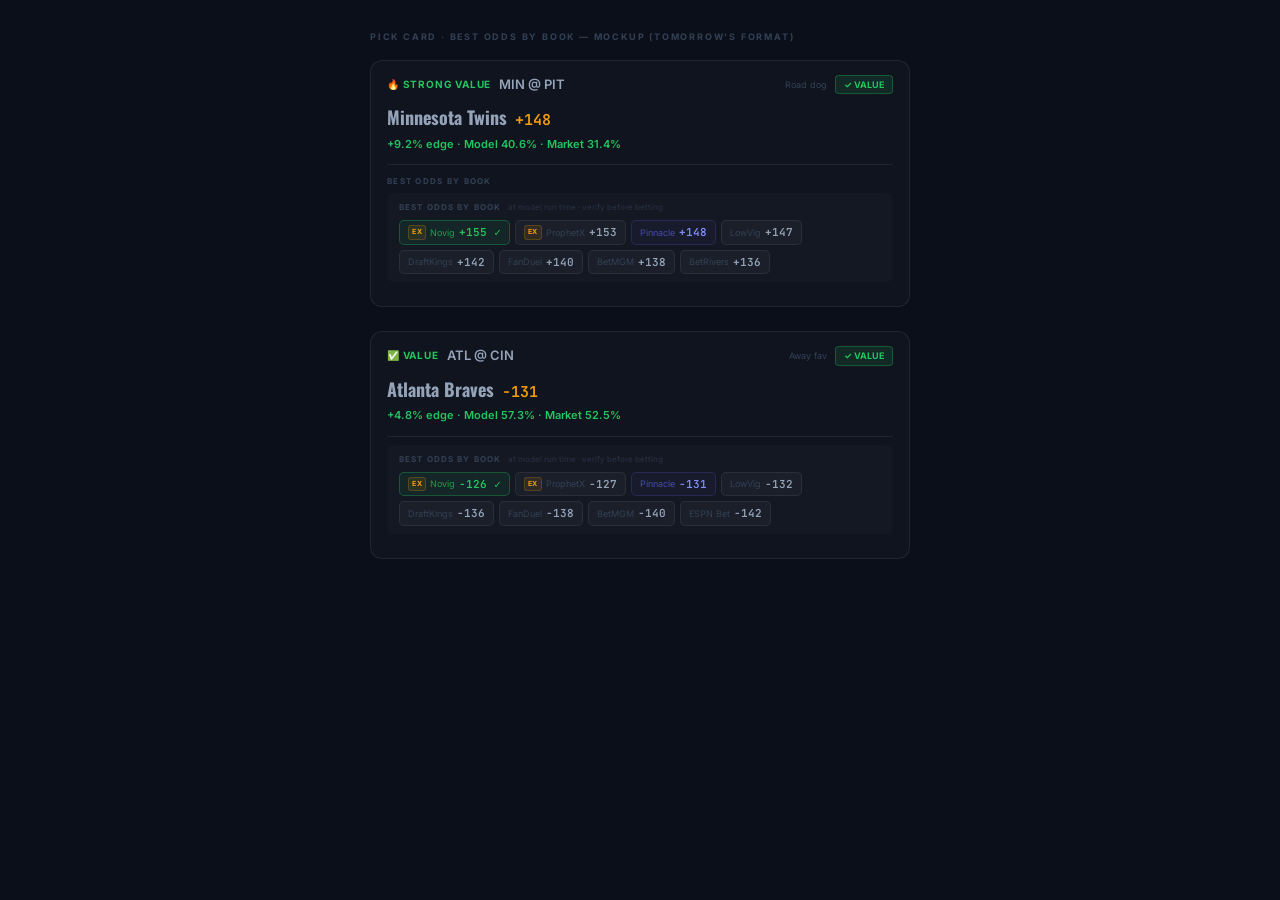
<file: mockup-book-odds.html>
<!DOCTYPE html>
<html lang="en">
<head>
<meta charset="UTF-8">
<meta name="viewport" content="width=device-width, initial-scale=1.0">
<title>Book Odds Mockup</title>
<link rel="stylesheet" href="style.css">
<style>
body { padding: 30px; max-width: 600px; margin: 0 auto; }
.section-label {
  font-size: 9px; font-weight: 700; letter-spacing: 0.2em;
  text-transform: uppercase; color: var(--text-4);
  margin: 0 0 16px;
}
.pick-card { margin-bottom: 32px; }

/* ── Book odds comparison table ── */
.book-odds-table {
  margin: -2px 0 10px; padding: 8px 12px;
  background: rgba(255,255,255,0.015); border-radius: 6px;
}
.bot-label {
  font-size: 8px; font-weight: 700; letter-spacing: 0.14em;
  text-transform: uppercase; color: var(--text-4); margin-bottom: 7px;
}
.bot-note { font-weight: 400; letter-spacing: 0; text-transform: none; opacity: 0.65; margin-left: 4px; }
.bot-chips { display: flex; flex-wrap: wrap; gap: 5px; }
.boc-chip {
  display: inline-flex; align-items: center; gap: 4px;
  padding: 3px 8px; border-radius: 5px; text-decoration: none;
  border: 1px solid var(--border); background: rgba(255,255,255,0.03);
  transition: border-color 0.15s, background 0.15s;
}
.boc-chip:hover { background: rgba(255,255,255,0.06); border-color: rgba(255,255,255,0.15); }
.boc-best {
  background: rgba(34,197,94,0.08);
  border-color: rgba(34,197,94,0.3);
}
.boc-pinn {
  border-color: rgba(99,102,241,0.2);
  background: rgba(99,102,241,0.04);
}
.boc-name { font-size: 9px; color: var(--text-4); }
.boc-odds { font-family: 'JetBrains Mono', monospace; font-size: 11px; font-weight: 600; color: var(--text-2); }
.boc-best .boc-name { color: rgba(34,197,94,0.75); }
.boc-best .boc-odds { color: var(--green); }
.boc-pinn .boc-name { color: rgba(99,102,241,0.65); }
.boc-pinn .boc-odds { color: var(--indigo-lt); }
.boc-ex {
  font-size: 7px; font-weight: 700; letter-spacing: 0.08em;
  color: var(--amber); background: rgba(245,158,11,0.1);
  border: 1px solid rgba(245,158,11,0.2); border-radius: 3px;
  padding: 1px 3px; flex-shrink: 0;
}

/* Minimal pick card chrome to give context */
.mock-card {
  background: var(--bg-card); border: 1px solid var(--border);
  border-radius: 12px; overflow: hidden; padding: 14px 16px;
}
.mock-header {
  display: flex; align-items: center; gap: 8px; margin-bottom: 10px;
}
.mock-tier { font-size: 10px; font-weight: 700; color: var(--green); letter-spacing: 0.08em; }
.mock-matchup { font-size: 13px; font-weight: 600; color: var(--text-2); flex: 1; }
.mock-badge {
  font-size: 9px; font-weight: 700; padding: 2px 8px; border-radius: 4px;
  background: rgba(34,197,94,0.12); color: var(--green);
  border: 1px solid rgba(34,197,94,0.3);
}
.mock-pick-line {
  display: flex; align-items: baseline; gap: 8px; margin-bottom: 4px;
}
.mock-pick-name { font-family: 'Oswald', sans-serif; font-size: 18px; font-weight: 700; color: var(--text-2); }
.mock-pick-odds { font-family: 'JetBrains Mono', monospace; font-size: 15px; font-weight: 600; color: var(--amber); }
.mock-edge { font-size: 11px; color: var(--green); font-weight: 600; margin-bottom: 12px; }
.mock-divider { height: 1px; background: var(--border); margin: 10px 0; }
.mock-section-lbl {
  font-size: 8px; font-weight: 700; letter-spacing: 0.16em;
  text-transform: uppercase; color: var(--text-4); margin-bottom: 8px;
}
</style>
</head>
<body>

<div class="section-label">Pick Card · Best Odds by Book — Mockup (tomorrow's format)</div>

<!-- ── Example 1: Strong value pick, exchanges as best price ── -->
<div class="mock-card pick-card" style="margin-bottom:24px">
  <div class="mock-header">
    <span class="mock-tier">🔥 STRONG VALUE</span>
    <span class="mock-matchup">MIN @ PIT</span>
    <span style="font-size:9px;color:var(--text-4)">Road dog</span>
    <span class="mock-badge">✓ VALUE</span>
  </div>
  <div class="mock-pick-line">
    <span class="mock-pick-name">Minnesota Twins</span>
    <span class="mock-pick-odds">+148</span>
  </div>
  <div class="mock-edge">+9.2% edge · Model 40.6% · Market 31.4%</div>

  <div class="mock-divider"></div>
  <div class="mock-section-lbl">Best Odds by Book</div>

  <!-- THE NEW COMPONENT -->
  <div class="book-odds-table">
    <div class="bot-label">Best Odds by Book <span class="bot-note">at model run time · verify before betting</span></div>
    <div class="bot-chips">
      <a class="boc-chip boc-best" href="https://novig.com" target="_blank" rel="noopener">
        <span class="boc-ex">EX</span>
        <span class="boc-name">Novig</span>
        <span class="boc-odds">+155 ✓</span>
      </a>
      <a class="boc-chip" href="https://www.prophetx.com" target="_blank" rel="noopener">
        <span class="boc-ex">EX</span>
        <span class="boc-name">ProphetX</span>
        <span class="boc-odds">+153</span>
      </a>
      <a class="boc-chip boc-pinn" href="https://www.pinnacle.com/en/baseball/mlb/matchups/" target="_blank" rel="noopener">
        <span class="boc-name">Pinnacle</span>
        <span class="boc-odds">+148</span>
      </a>
      <a class="boc-chip" href="https://www.lowvig.ag" target="_blank" rel="noopener">
        <span class="boc-name">LowVig</span>
        <span class="boc-odds">+147</span>
      </a>
      <a class="boc-chip" href="https://sportsbook.draftkings.com/leagues/baseball/mlb" target="_blank" rel="noopener">
        <span class="boc-name">DraftKings</span>
        <span class="boc-odds">+142</span>
      </a>
      <a class="boc-chip" href="https://sportsbook.fanduel.com/baseball" target="_blank" rel="noopener">
        <span class="boc-name">FanDuel</span>
        <span class="boc-odds">+140</span>
      </a>
      <a class="boc-chip" href="https://sports.betmgm.com/en/sports/baseball-23" target="_blank" rel="noopener">
        <span class="boc-name">BetMGM</span>
        <span class="boc-odds">+138</span>
      </a>
      <a class="boc-chip" href="https://pa.betrivers.com" target="_blank" rel="noopener">
        <span class="boc-name">BetRivers</span>
        <span class="boc-odds">+136</span>
      </a>
    </div>
  </div>
</div>

<!-- ── Example 2: Moderate value pick, favourite side ── -->
<div class="mock-card pick-card" style="margin-bottom:24px">
  <div class="mock-header">
    <span class="mock-tier">✅ VALUE</span>
    <span class="mock-matchup">ATL @ CIN</span>
    <span style="font-size:9px;color:var(--text-4)">Away fav</span>
    <span class="mock-badge">✓ VALUE</span>
  </div>
  <div class="mock-pick-line">
    <span class="mock-pick-name">Atlanta Braves</span>
    <span class="mock-pick-odds">−131</span>
  </div>
  <div class="mock-edge">+4.8% edge · Model 57.3% · Market 52.5%</div>

  <div class="mock-divider"></div>

  <div class="book-odds-table">
    <div class="bot-label">Best Odds by Book <span class="bot-note">at model run time · verify before betting</span></div>
    <div class="bot-chips">
      <a class="boc-chip boc-best" href="https://novig.com" target="_blank" rel="noopener">
        <span class="boc-ex">EX</span>
        <span class="boc-name">Novig</span>
        <span class="boc-odds">−126 ✓</span>
      </a>
      <a class="boc-chip" href="https://www.prophetx.com" target="_blank" rel="noopener">
        <span class="boc-ex">EX</span>
        <span class="boc-name">ProphetX</span>
        <span class="boc-odds">−127</span>
      </a>
      <a class="boc-chip boc-pinn" href="https://www.pinnacle.com/en/baseball/mlb/matchups/" target="_blank" rel="noopener">
        <span class="boc-name">Pinnacle</span>
        <span class="boc-odds">−131</span>
      </a>
      <a class="boc-chip" href="https://www.lowvig.ag" target="_blank" rel="noopener">
        <span class="boc-name">LowVig</span>
        <span class="boc-odds">−132</span>
      </a>
      <a class="boc-chip" href="https://sportsbook.draftkings.com/leagues/baseball/mlb" target="_blank" rel="noopener">
        <span class="boc-name">DraftKings</span>
        <span class="boc-odds">−136</span>
      </a>
      <a class="boc-chip" href="https://sportsbook.fanduel.com/baseball" target="_blank" rel="noopener">
        <span class="boc-name">FanDuel</span>
        <span class="boc-odds">−138</span>
      </a>
      <a class="boc-chip" href="https://sports.betmgm.com/en/sports/baseball-23" target="_blank" rel="noopener">
        <span class="boc-name">BetMGM</span>
        <span class="boc-odds">−140</span>
      </a>
      <a class="boc-chip" href="https://espnbet.com/sport/baseball" target="_blank" rel="noopener">
        <span class="boc-name">ESPN Bet</span>
        <span class="boc-odds">−142</span>
      </a>
    </div>
  </div>
</div>

</body>
</html>
</file>
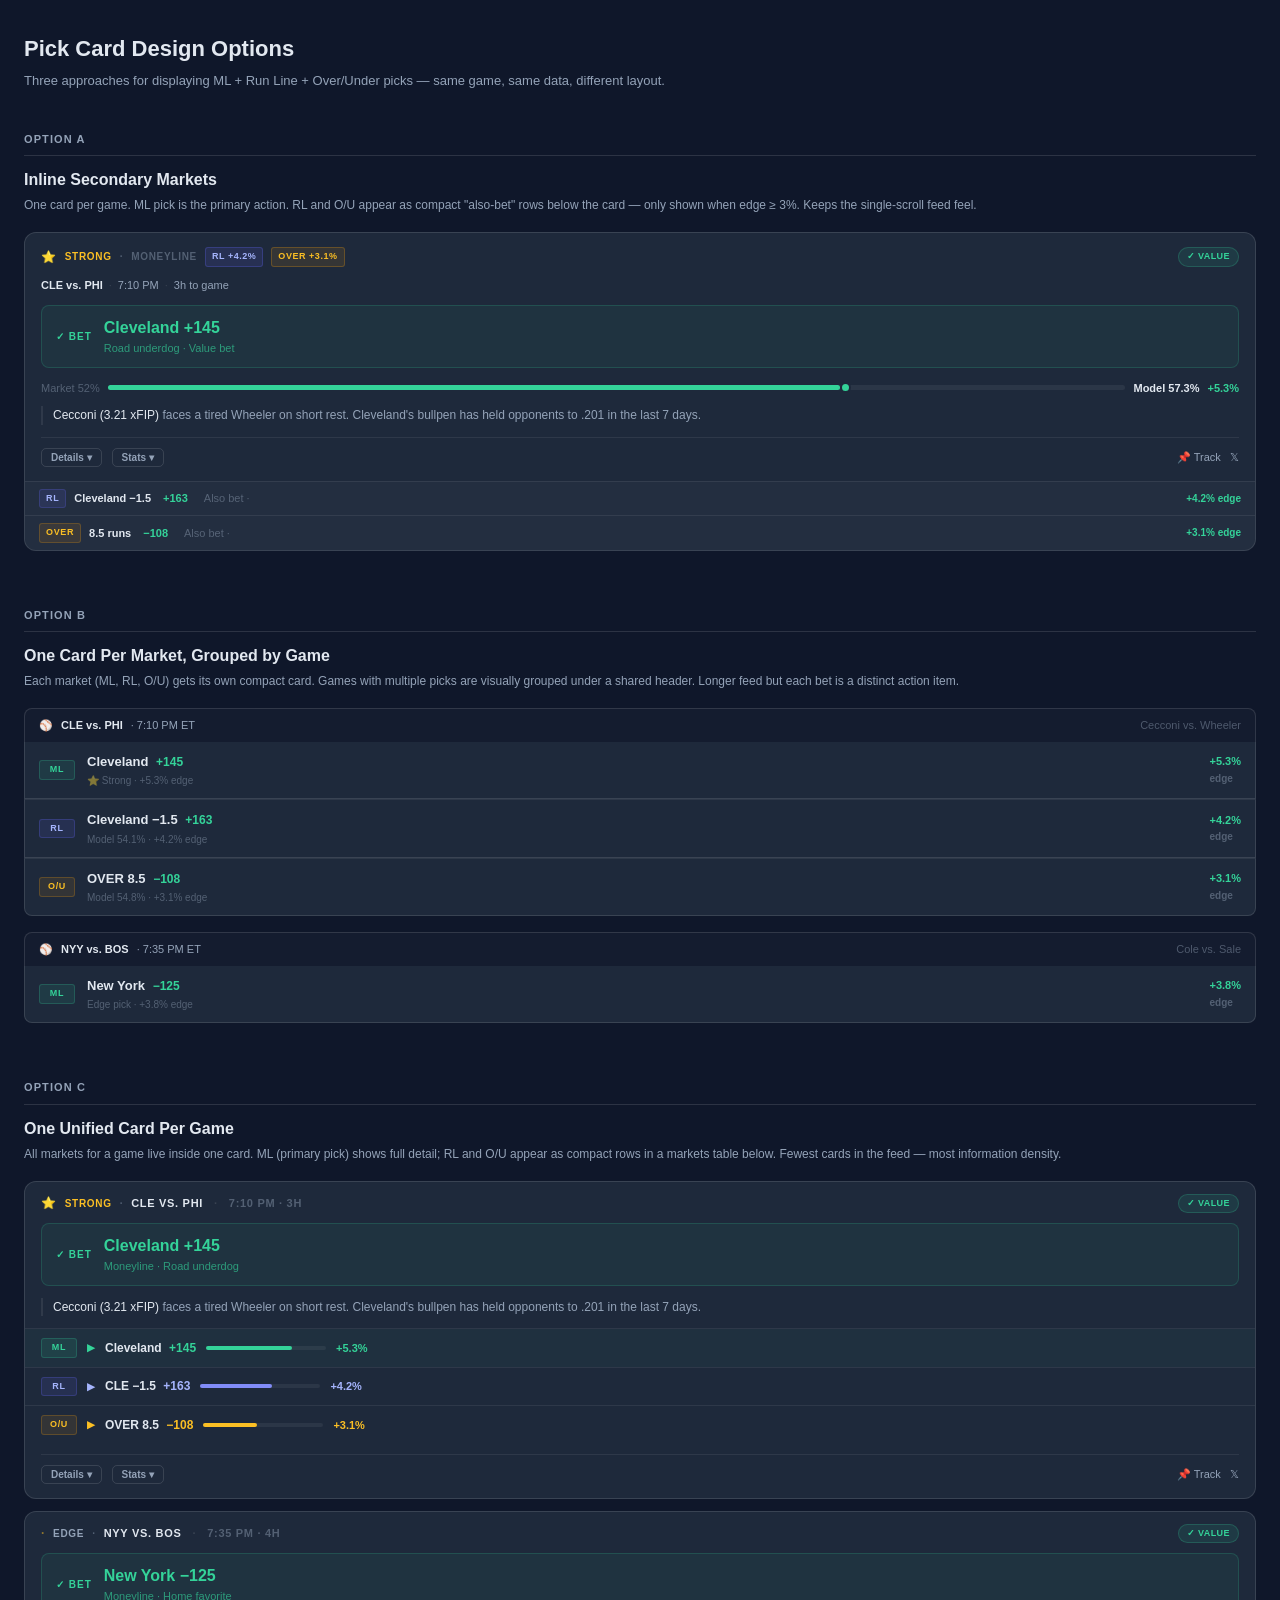
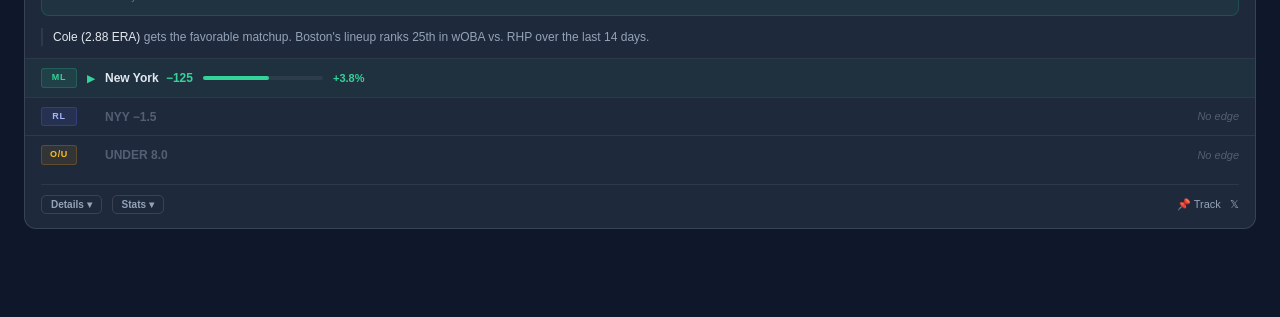
<file: mockups.html>
<!DOCTYPE html>
<html lang="en">
<head>
<meta charset="UTF-8">
<meta name="viewport" content="width=device-width, initial-scale=1.0">
<title>Pick Card Design Mockups</title>
<style>
  :root {
    --bg: #0f172a;
    --surface: #1e293b;
    --surface2: #263348;
    --border: rgba(255,255,255,0.07);
    --border2: rgba(255,255,255,0.12);
    --text: #e2e8f0;
    --muted: #94a3b8;
    --dim: rgba(148,163,184,0.45);
    --green: #34d399;
    --red: #f87171;
    --amber: #fbbf24;
    --blue: #60a5fa;
    --indigo: #818cf8;
    --indigo-lt: #a5b4fc;
  }
  * { box-sizing: border-box; margin: 0; padding: 0; }
  body { background: var(--bg); color: var(--text); font-family: -apple-system, BlinkMacSystemFont, 'Segoe UI', sans-serif; font-size: 14px; line-height: 1.5; padding: 32px 24px; }

  h1 { font-size: 22px; font-weight: 700; color: var(--text); margin-bottom: 6px; }
  .subtitle { color: var(--muted); font-size: 13px; margin-bottom: 40px; }

  .option-block { margin-bottom: 56px; }
  .option-label {
    font-size: 11px; font-weight: 700; letter-spacing: 0.1em; text-transform: uppercase;
    color: var(--muted); margin-bottom: 12px; padding-bottom: 8px;
    border-bottom: 1px solid var(--border2);
  }
  .option-title { font-size: 16px; font-weight: 700; color: var(--text); margin-bottom: 4px; }
  .option-desc { font-size: 12px; color: var(--muted); margin-bottom: 18px; line-height: 1.5; }

  /* ─── SHARED CARD CHROME ─── */
  .card {
    background: var(--surface);
    border: 1px solid var(--border2);
    border-radius: 12px;
    overflow: hidden;
    margin-bottom: 12px;
  }
  .card-body { padding: 14px 16px; }

  /* tier row */
  .tier-row {
    display: flex; align-items: center; gap: 8px;
    font-size: 10px; font-weight: 700; letter-spacing: 0.07em; text-transform: uppercase;
    color: var(--muted); margin-bottom: 10px; flex-wrap: wrap;
  }
  .tier-star { color: var(--amber); font-size: 12px; }
  .tier-strong { color: var(--amber); }
  .market-label { color: var(--dim); }

  /* signal badges */
  .sig-badge {
    display: inline-flex; align-items: center;
    font-size: 9px; font-weight: 700; letter-spacing: 0.06em; text-transform: uppercase;
    padding: 2px 6px; border-radius: 3px; line-height: 1.5;
  }
  .sig-rl { background: rgba(99,102,241,0.13); color: var(--indigo-lt); border: 1px solid rgba(99,102,241,0.28); }
  .sig-over { background: rgba(245,158,11,0.11); color: var(--amber); border: 1px solid rgba(245,158,11,0.25); }

  /* value badge */
  .val-badge {
    margin-left: auto; font-size: 9px; font-weight: 700; letter-spacing: 0.05em; text-transform: uppercase;
    padding: 2px 8px; border-radius: 10px;
    background: rgba(52,211,153,0.10); color: var(--green); border: 1px solid rgba(52,211,153,0.22);
  }

  /* matchup row */
  .matchup-row {
    display: flex; align-items: center; gap: 6px;
    font-size: 11px; color: var(--muted); margin-bottom: 12px;
  }
  .matchup-row .teams { font-weight: 600; color: var(--text); }
  .matchup-sep { color: var(--border2); }

  /* BET callout */
  .bet-callout {
    background: rgba(52,211,153,0.06);
    border: 1px solid rgba(52,211,153,0.18);
    border-radius: 8px;
    padding: 10px 14px;
    display: flex; align-items: center; gap: 12px;
    margin-bottom: 12px;
  }
  .bet-label { font-size: 10px; font-weight: 800; letter-spacing: 0.1em; text-transform: uppercase; color: var(--green); flex-shrink: 0; }
  .bet-team { font-size: 16px; font-weight: 700; color: var(--green); }
  .bet-odds { font-size: 14px; font-weight: 600; color: var(--green); margin-left: auto; }
  .bet-desc { font-size: 11px; color: rgba(52,211,153,0.65); }

  /* edge bar */
  .edge-row {
    display: flex; align-items: center; gap: 8px;
    font-size: 11px; color: var(--muted); margin-bottom: 10px;
  }
  .edge-track {
    flex: 1; height: 5px; background: rgba(255,255,255,0.06); border-radius: 3px; position: relative; overflow: visible;
  }
  .edge-fill { height: 5px; background: var(--green); border-radius: 3px; }
  .edge-pip {
    position: absolute; top: -3px; width: 11px; height: 11px;
    border-radius: 50%; background: var(--green); border: 2px solid var(--surface);
  }
  .edge-pct { font-size: 11px; font-weight: 700; color: var(--green); }
  .edge-book { color: var(--dim); }
  .edge-model { color: var(--text); font-weight: 600; }

  /* narrative */
  .narrative {
    font-size: 12px; color: var(--muted); line-height: 1.55;
    border-left: 2px solid rgba(255,255,255,0.08);
    padding-left: 10px;
    margin-bottom: 12px;
  }
  .narrative em { font-style: normal; color: var(--text); font-weight: 500; }

  /* action row */
  .action-row {
    display: flex; align-items: center; gap: 10px;
    font-size: 11px; color: var(--dim); padding-top: 10px;
    border-top: 1px solid var(--border);
  }
  .action-row .toggle-btn {
    background: none; border: 1px solid var(--border2); border-radius: 5px;
    color: var(--muted); font-size: 10px; font-weight: 600; padding: 3px 9px; cursor: pointer;
  }
  .action-row .pin { color: var(--muted); margin-left: auto; cursor: pointer; }

  /* ─── OPTION A SPECIFIC ─── */
  .secondary-market-row {
    display: flex; align-items: center; gap: 8px;
    padding: 7px 14px;
    background: rgba(255,255,255,0.025);
    border-top: 1px solid var(--border);
    font-size: 11px;
  }
  .sm-label { font-size: 9px; font-weight: 700; text-transform: uppercase; letter-spacing: 0.07em; padding: 2px 6px; border-radius: 3px; flex-shrink: 0; }
  .sm-rl { background: rgba(99,102,241,0.13); color: var(--indigo-lt); border: 1px solid rgba(99,102,241,0.22); }
  .sm-over { background: rgba(245,158,11,0.11); color: var(--amber); border: 1px solid rgba(245,158,11,0.22); }
  .sm-team { font-weight: 600; color: var(--text); }
  .sm-odds { font-weight: 600; margin-left: 4px; }
  .sm-odds.pos { color: var(--green); }
  .sm-edge { margin-left: auto; font-size: 10px; font-weight: 700; color: var(--green); }

  /* ─── OPTION B SPECIFIC ─── */
  .game-group { margin-bottom: 16px; }
  .game-header {
    display: flex; align-items: center; gap: 8px;
    font-size: 11px; color: var(--muted); padding: 8px 14px;
    background: rgba(255,255,255,0.025);
    border: 1px solid var(--border2); border-radius: 8px 8px 0 0;
    border-bottom: none;
  }
  .game-header .teams { font-weight: 600; color: var(--text); }
  .game-header .time { margin-left: auto; color: var(--dim); }
  .market-card {
    background: var(--surface); border: 1px solid var(--border2);
    border-top: none; padding: 10px 14px;
    display: flex; align-items: center; gap: 12px;
  }
  .market-card:last-child { border-radius: 0 0 8px 8px; }
  .market-card + .market-card { border-top: 1px solid var(--border); }
  .mc-type { font-size: 9px; font-weight: 700; text-transform: uppercase; letter-spacing: 0.07em; padding: 2px 7px; border-radius: 3px; flex-shrink: 0; width: 36px; text-align: center; }
  .mc-ml  { background: rgba(52,211,153,0.10);  color: var(--green);    border: 1px solid rgba(52,211,153,0.22); }
  .mc-rl  { background: rgba(99,102,241,0.12);  color: var(--indigo-lt); border: 1px solid rgba(99,102,241,0.25); }
  .mc-ou  { background: rgba(245,158,11,0.10); color: var(--amber);    border: 1px solid rgba(245,158,11,0.22); }
  .mc-pick { font-size: 13px; font-weight: 700; color: var(--text); }
  .mc-odds { font-size: 12px; font-weight: 600; color: var(--green); margin-left: 4px; }
  .mc-edge { margin-left: auto; font-size: 11px; font-weight: 700; color: var(--green); }
  .mc-edge-muted { color: var(--dim); font-size: 10px; }

  /* ─── OPTION C SPECIFIC ─── */
  .unified-card { background: var(--surface); border: 1px solid var(--border2); border-radius: 12px; overflow: hidden; margin-bottom: 12px; }
  .unified-header { padding: 12px 16px 0; }
  .unified-markets { border-top: 1px solid var(--border); margin-top: 12px; }
  .um-row {
    display: flex; align-items: center; gap: 10px;
    padding: 9px 16px;
    font-size: 12px;
  }
  .um-row + .um-row { border-top: 1px solid var(--border); }
  .um-row.primary { background: rgba(52,211,153,0.04); }
  .um-label { font-size: 9px; font-weight: 700; text-transform: uppercase; letter-spacing: 0.07em; padding: 2px 7px; border-radius: 3px; flex-shrink: 0; width: 36px; text-align: center; }
  .um-bet-arrow { font-size: 10px; color: var(--green); font-weight: 800; }
  .um-team { font-weight: 700; color: var(--text); }
  .um-odds { font-weight: 600; color: var(--green); margin-left: 4px; }
  .um-bar { flex: 1; height: 4px; background: rgba(255,255,255,0.06); border-radius: 2px; position: relative; }
  .um-bar-fill { height: 4px; border-radius: 2px; }
  .um-bar-green { background: var(--green); }
  .um-bar-indigo { background: var(--indigo); }
  .um-bar-amber { background: var(--amber); }
  .um-pct { font-size: 11px; font-weight: 700; }
  .um-pct-green  { color: var(--green); }
  .um-pct-indigo { color: var(--indigo-lt); }
  .um-pct-amber  { color: var(--amber); }
  .um-no-edge { color: var(--dim); font-size: 11px; font-style: italic; margin-left: auto; }

  .cols { display: flex; gap: 28px; align-items: flex-start; }
  .col { flex: 1; min-width: 0; }
  @media (max-width: 900px) { .cols { flex-direction: column; } }
</style>
</head>
<body>

<h1>Pick Card Design Options</h1>
<p class="subtitle">Three approaches for displaying ML + Run Line + Over/Under picks — same game, same data, different layout.</p>

<!-- ═══════════════════════════════════════════════════
     OPTION A — Inline secondary markets
═══════════════════════════════════════════════════ -->
<div class="option-block">
  <div class="option-label">Option A</div>
  <div class="option-title">Inline Secondary Markets</div>
  <div class="option-desc">One card per game. ML pick is the primary action. RL and O/U appear as compact "also-bet" rows below the card — only shown when edge ≥ 3%. Keeps the single-scroll feed feel.</div>

  <div class="card">
    <div class="card-body">
      <!-- tier row -->
      <div class="tier-row">
        <span class="tier-star">⭐</span>
        <span class="tier-strong">Strong</span>
        <span class="market-label">·</span>
        <span class="market-label">MONEYLINE</span>
        <span class="sig-badge sig-rl">RL +4.2%</span>
        <span class="sig-badge sig-over">OVER +3.1%</span>
        <span class="val-badge">✓ Value</span>
      </div>
      <!-- matchup -->
      <div class="matchup-row">
        <span class="teams">CLE vs. PHI</span>
        <span class="matchup-sep">·</span>
        <span>7:10 PM</span>
        <span class="matchup-sep">·</span>
        <span>3h to game</span>
      </div>
      <!-- BET callout -->
      <div class="bet-callout">
        <span class="bet-label">✓ BET</span>
        <div>
          <div class="bet-team">Cleveland +145</div>
          <div class="bet-desc">Road underdog · Value bet</div>
        </div>
        <span class="bet-odds"></span>
      </div>
      <!-- edge track -->
      <div class="edge-row">
        <span class="edge-book">Market 52%</span>
        <div class="edge-track">
          <div class="edge-fill" style="width:72%"></div>
          <div class="edge-pip" style="left:72%"></div>
        </div>
        <span class="edge-model">Model 57.3%</span>
        <span class="edge-pct">+5.3%</span>
      </div>
      <!-- narrative -->
      <div class="narrative">
        <em>Cecconi (3.21 xFIP)</em> faces a tired Wheeler on short rest. Cleveland's
        bullpen has held opponents to .201 in the last 7 days.
      </div>
      <!-- action row -->
      <div class="action-row">
        <button class="toggle-btn">Details ▾</button>
        <button class="toggle-btn">Stats ▾</button>
        <span class="pin" style="margin-left:auto">📌 Track &nbsp; 𝕏</span>
      </div>
    </div>
    <!-- secondary market rows — OUTSIDE card-body, inside .card -->
    <div class="secondary-market-row">
      <span class="sm-label sm-rl">RL</span>
      <span class="sm-team">Cleveland −1.5</span>
      <span class="sm-odds pos">+163</span>
      <span style="margin-left:8px;color:var(--dim);font-size:11px">Also bet ·</span>
      <span class="sm-edge">+4.2% edge</span>
    </div>
    <div class="secondary-market-row">
      <span class="sm-label sm-over">OVER</span>
      <span class="sm-team">8.5 runs</span>
      <span class="sm-odds pos">−108</span>
      <span style="margin-left:8px;color:var(--dim);font-size:11px">Also bet ·</span>
      <span class="sm-edge">+3.1% edge</span>
    </div>
  </div>
</div>

<!-- ═══════════════════════════════════════════════════
     OPTION B — One card per market, grouped by game
═══════════════════════════════════════════════════ -->
<div class="option-block">
  <div class="option-label">Option B</div>
  <div class="option-title">One Card Per Market, Grouped by Game</div>
  <div class="option-desc">Each market (ML, RL, O/U) gets its own compact card. Games with multiple picks are visually grouped under a shared header. Longer feed but each bet is a distinct action item.</div>

  <!-- group 1: CLE vs PHI (3 markets) -->
  <div class="game-group">
    <div class="game-header">
      <span>⚾</span>
      <span class="teams">CLE vs. PHI</span>
      <span>· 7:10 PM ET</span>
      <span class="time">Cecconi vs. Wheeler</span>
    </div>
    <div class="market-card">
      <span class="mc-type mc-ml">ML</span>
      <div>
        <div class="mc-pick">Cleveland <span class="mc-odds">+145</span></div>
        <div style="font-size:10px;color:var(--dim);margin-top:2px">⭐ Strong · +5.3% edge</div>
      </div>
      <div class="mc-edge">+5.3%<br><span class="mc-edge-muted">edge</span></div>
    </div>
    <div class="market-card">
      <span class="mc-type mc-rl">RL</span>
      <div>
        <div class="mc-pick">Cleveland −1.5 <span class="mc-odds">+163</span></div>
        <div style="font-size:10px;color:var(--dim);margin-top:2px">Model 54.1% · +4.2% edge</div>
      </div>
      <div class="mc-edge">+4.2%<br><span class="mc-edge-muted">edge</span></div>
    </div>
    <div class="market-card">
      <span class="mc-type mc-ou">O/U</span>
      <div>
        <div class="mc-pick">OVER 8.5 <span class="mc-odds">−108</span></div>
        <div style="font-size:10px;color:var(--dim);margin-top:2px">Model 54.8% · +3.1% edge</div>
      </div>
      <div class="mc-edge">+3.1%<br><span class="mc-edge-muted">edge</span></div>
    </div>
  </div>

  <!-- group 2: NYY vs BOS (1 market) -->
  <div class="game-group">
    <div class="game-header">
      <span>⚾</span>
      <span class="teams">NYY vs. BOS</span>
      <span>· 7:35 PM ET</span>
      <span class="time">Cole vs. Sale</span>
    </div>
    <div class="market-card" style="border-radius:0 0 8px 8px">
      <span class="mc-type mc-ml">ML</span>
      <div>
        <div class="mc-pick">New York <span class="mc-odds">−125</span></div>
        <div style="font-size:10px;color:var(--dim);margin-top:2px">Edge pick · +3.8% edge</div>
      </div>
      <div class="mc-edge">+3.8%<br><span class="mc-edge-muted">edge</span></div>
    </div>
  </div>
</div>

<!-- ═══════════════════════════════════════════════════
     OPTION C — One unified card per game
═══════════════════════════════════════════════════ -->
<div class="option-block">
  <div class="option-label">Option C</div>
  <div class="option-title">One Unified Card Per Game</div>
  <div class="option-desc">All markets for a game live inside one card. ML (primary pick) shows full detail; RL and O/U appear as compact rows in a markets table below. Fewest cards in the feed — most information density.</div>

  <div class="unified-card">
    <div class="unified-header">
      <!-- tier row -->
      <div class="tier-row">
        <span class="tier-star">⭐</span>
        <span class="tier-strong">Strong</span>
        <span class="market-label">·</span>
        <span class="matchup-row" style="margin-bottom:0;display:inline-flex">
          <span class="teams">CLE vs. PHI</span>
          <span class="matchup-sep" style="margin:0 5px">·</span>
          <span style="color:var(--dim)">7:10 PM · 3h</span>
        </span>
        <span class="val-badge" style="margin-left:auto">✓ Value</span>
      </div>
      <!-- BET callout -->
      <div class="bet-callout">
        <span class="bet-label">✓ BET</span>
        <div>
          <div class="bet-team">Cleveland +145</div>
          <div class="bet-desc">Moneyline · Road underdog</div>
        </div>
      </div>
      <!-- narrative -->
      <div class="narrative">
        <em>Cecconi (3.21 xFIP)</em> faces a tired Wheeler on short rest.
        Cleveland's bullpen has held opponents to .201 in the last 7 days.
      </div>
    </div>

    <!-- markets table -->
    <div class="unified-markets">
      <div class="um-row primary">
        <span class="um-label mc-ml">ML</span>
        <span class="um-bet-arrow">▶</span>
        <span class="um-team">Cleveland <span class="um-odds">+145</span></span>
        <div class="um-bar" style="max-width:120px">
          <div class="um-bar-fill um-bar-green" style="width:72%"></div>
        </div>
        <span class="um-pct um-pct-green">+5.3%</span>
      </div>
      <div class="um-row">
        <span class="um-label mc-rl">RL</span>
        <span class="um-bet-arrow" style="color:var(--indigo-lt)">▶</span>
        <span class="um-team">CLE −1.5 <span class="um-odds" style="color:var(--indigo-lt)">+163</span></span>
        <div class="um-bar" style="max-width:120px">
          <div class="um-bar-fill um-bar-indigo" style="width:60%"></div>
        </div>
        <span class="um-pct um-pct-indigo">+4.2%</span>
      </div>
      <div class="um-row">
        <span class="um-label mc-ou">O/U</span>
        <span class="um-bet-arrow" style="color:var(--amber)">▶</span>
        <span class="um-team">OVER 8.5 <span class="um-odds" style="color:var(--amber)">−108</span></span>
        <div class="um-bar" style="max-width:120px">
          <div class="um-bar-fill um-bar-amber" style="width:45%"></div>
        </div>
        <span class="um-pct um-pct-amber">+3.1%</span>
      </div>
    </div>

    <!-- action row -->
    <div class="card-body" style="padding-top:0">
      <div class="action-row" style="margin-top:10px">
        <button class="toggle-btn">Details ▾</button>
        <button class="toggle-btn">Stats ▾</button>
        <span class="pin">📌 Track &nbsp; 𝕏</span>
      </div>
    </div>
  </div>

  <!-- second game: only ML hit -->
  <div class="unified-card">
    <div class="unified-header">
      <div class="tier-row">
        <span class="tier-star" style="opacity:0.5">·</span>
        <span style="color:var(--muted)">Edge</span>
        <span class="market-label">·</span>
        <span class="matchup-row" style="margin-bottom:0;display:inline-flex">
          <span class="teams">NYY vs. BOS</span>
          <span class="matchup-sep" style="margin:0 5px">·</span>
          <span style="color:var(--dim)">7:35 PM · 4h</span>
        </span>
        <span class="val-badge" style="margin-left:auto">✓ Value</span>
      </div>
      <div class="bet-callout">
        <span class="bet-label">✓ BET</span>
        <div>
          <div class="bet-team">New York −125</div>
          <div class="bet-desc">Moneyline · Home favorite</div>
        </div>
      </div>
      <div class="narrative">
        <em>Cole (2.88 ERA)</em> gets the favorable matchup. Boston's lineup ranks 25th in wOBA vs. RHP over the last 14 days.
      </div>
    </div>
    <div class="unified-markets">
      <div class="um-row primary">
        <span class="um-label mc-ml">ML</span>
        <span class="um-bet-arrow">▶</span>
        <span class="um-team">New York <span class="um-odds">−125</span></span>
        <div class="um-bar" style="max-width:120px">
          <div class="um-bar-fill um-bar-green" style="width:55%"></div>
        </div>
        <span class="um-pct um-pct-green">+3.8%</span>
      </div>
      <div class="um-row">
        <span class="um-label mc-rl">RL</span>
        <span class="um-team" style="margin-left:18px;color:var(--dim)">NYY −1.5</span>
        <span class="um-no-edge">No edge</span>
      </div>
      <div class="um-row">
        <span class="um-label mc-ou">O/U</span>
        <span class="um-team" style="margin-left:18px;color:var(--dim)">UNDER 8.0</span>
        <span class="um-no-edge">No edge</span>
      </div>
    </div>
    <div class="card-body" style="padding-top:0">
      <div class="action-row" style="margin-top:10px">
        <button class="toggle-btn">Details ▾</button>
        <button class="toggle-btn">Stats ▾</button>
        <span class="pin">📌 Track &nbsp; 𝕏</span>
      </div>
    </div>
  </div>
</div>

</body>
</html>
</file>
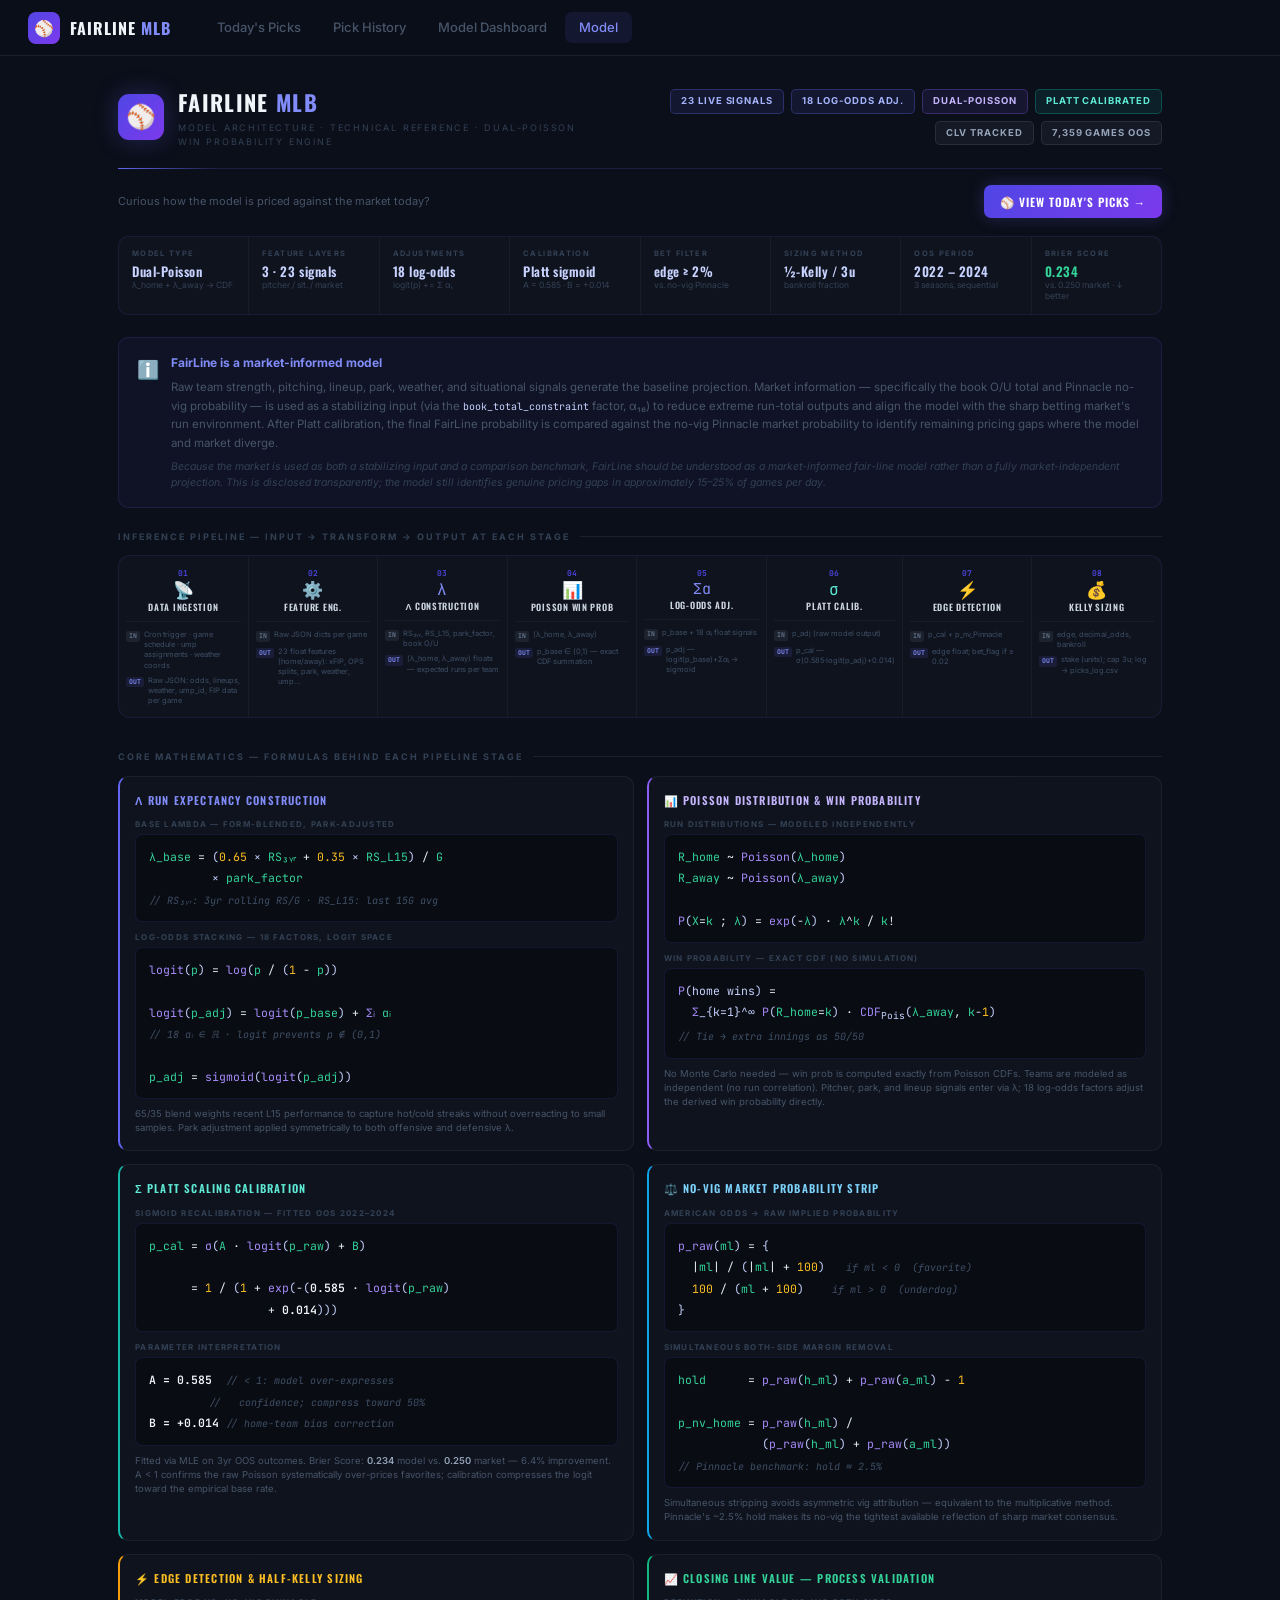
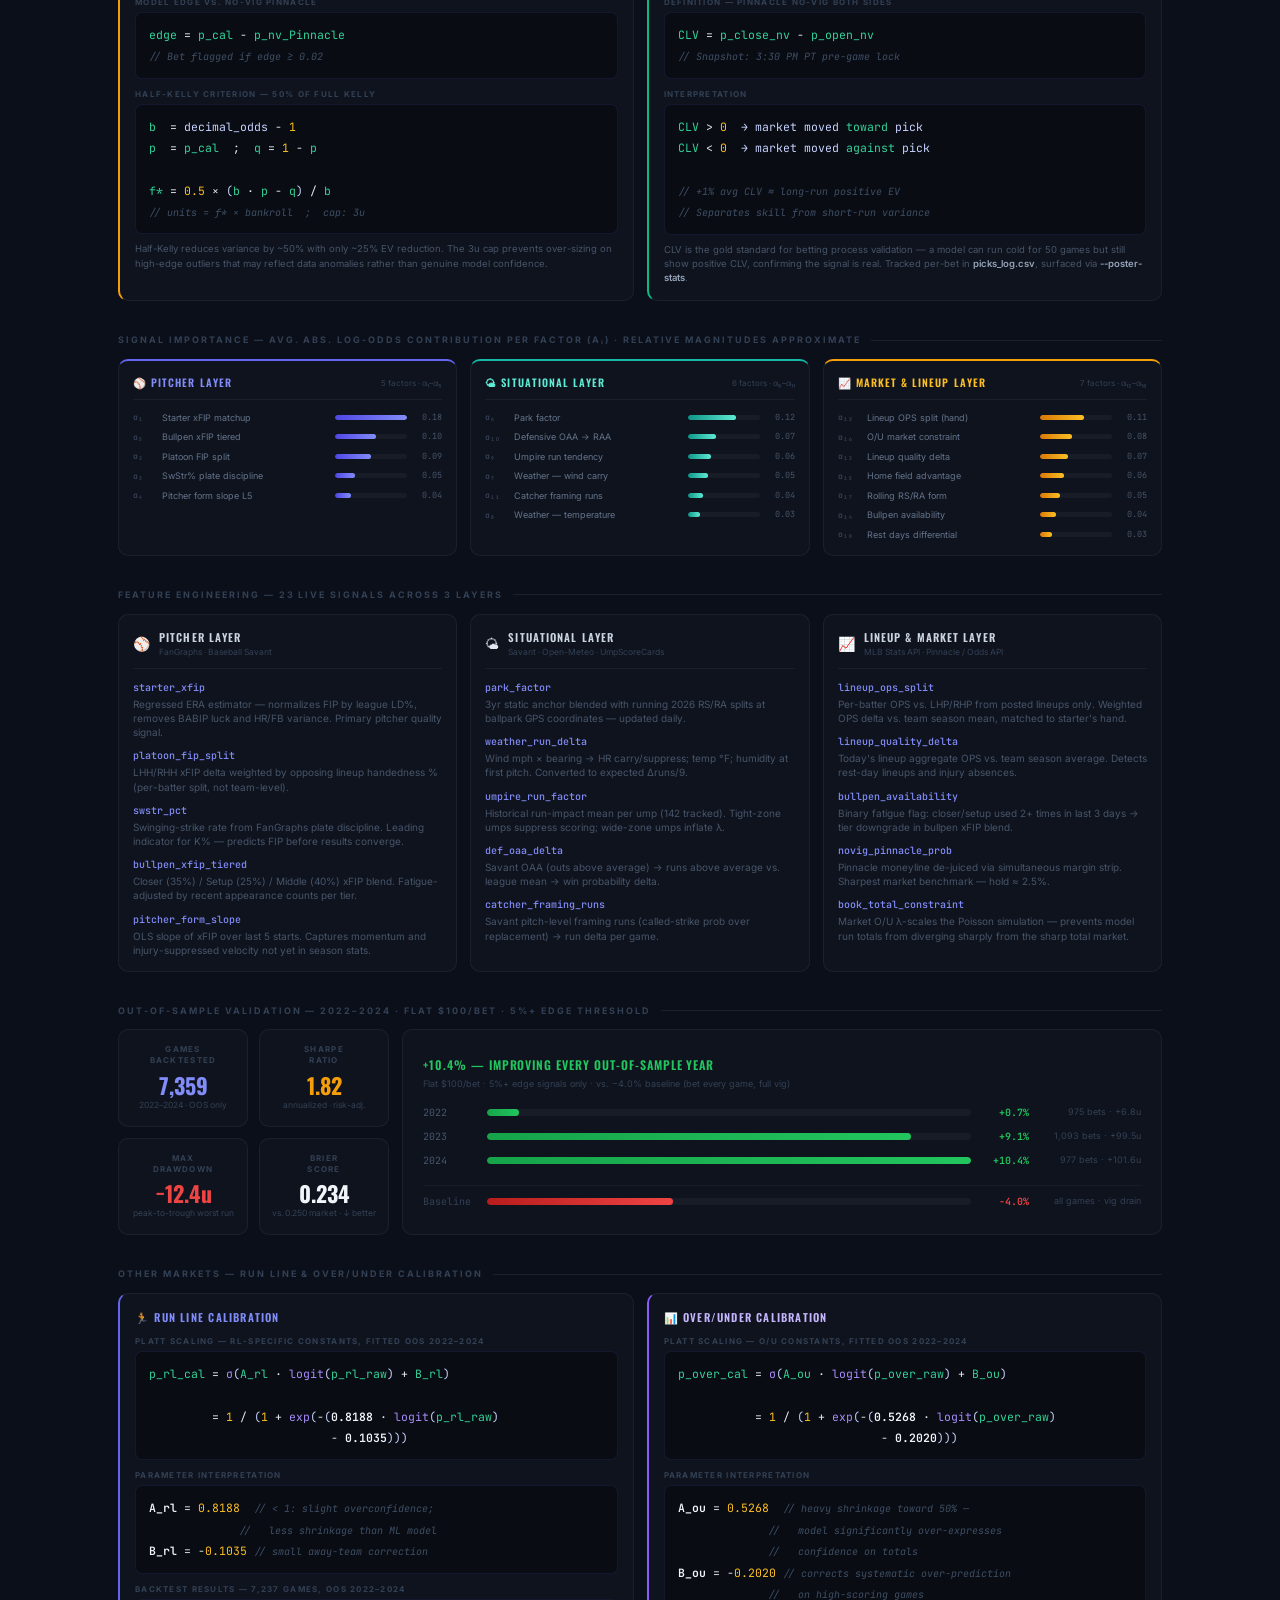
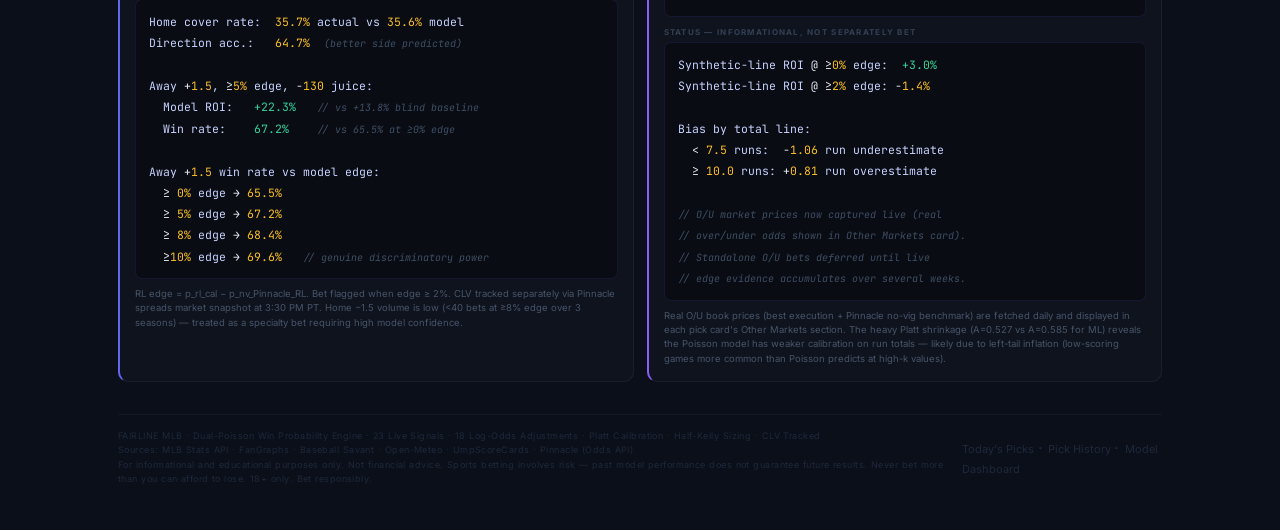
<file: model.html>
<!DOCTYPE html>
<html lang="en">
<head>
<meta charset="UTF-8">
<title>FairLine MLB — Model Architecture</title>
<link rel="icon" href="data:image/svg+xml,<svg xmlns='http://www.w3.org/2000/svg' viewBox='0 0 100 100'><text y='.9em' font-size='90'>⚾</text></svg>">
<link rel="preconnect" href="https://fonts.googleapis.com">
<link rel="preconnect" href="https://fonts.gstatic.com" crossorigin>
<link href="https://fonts.googleapis.com/css2?family=Oswald:wght@400;500;600;700&family=Inter:wght@300;400;500;600;700&family=JetBrains+Mono:wght@400;500;600&display=swap" rel="stylesheet">
<style>
*, *::before, *::after { box-sizing: border-box; margin: 0; padding: 0; }
body { background: #0b0f1a; color: #e2e8f0; font-family: 'Inter', sans-serif; font-size: 13px; line-height: 1.5; }
.wrap { width: 1100px; margin: 0 auto; padding: 30px 28px 44px; }

/* ── HEADER ── */
.hdr { display: flex; align-items: center; justify-content: space-between; margin-bottom: 16px; padding-bottom: 20px; border-bottom: 1px solid rgba(99,102,241,0.18); position: relative; }
.hdr::before { content: ''; position: absolute; bottom: -1px; left: 0; width: 100px; height: 1px; background: linear-gradient(90deg, #6366f1, transparent); }
.brand-row { display: flex; align-items: center; gap: 14px; }
.brand-icon { width: 46px; height: 46px; background: linear-gradient(135deg, #4f46e5, #7c3aed); border-radius: 11px; display: flex; align-items: center; justify-content: center; font-size: 24px; flex-shrink: 0; box-shadow: 0 0 24px rgba(99,102,241,0.28); }
.brand-name { font-family: 'Oswald', sans-serif; font-size: 22px; font-weight: 700; letter-spacing: 0.06em; color: #f1f5f9; }
.brand-name em { color: #818cf8; font-style: normal; }
.brand-sub { font-size: 9px; letter-spacing: 0.2em; text-transform: uppercase; color: #334155; margin-top: 2px; }
.hdr-pills { display: flex; gap: 7px; flex-wrap: wrap; justify-content: flex-end; }
.hdr-pill { padding: 4px 10px; border-radius: 5px; font-size: 9.5px; font-weight: 700; letter-spacing: 0.1em; text-transform: uppercase; border: 1px solid; }
.p-ind { background: rgba(99,102,241,0.1); border-color: rgba(99,102,241,0.3); color: #a5b4fc; }
.p-tea { background: rgba(20,184,166,0.1); border-color: rgba(20,184,166,0.3); color: #5eead4; }
.p-vio { background: rgba(139,92,246,0.1); border-color: rgba(139,92,246,0.3); color: #c4b5fd; }
.p-sla { background: rgba(148,163,184,0.07); border-color: rgba(148,163,184,0.15); color: #94a3b8; }

/* ── MODEL SIGNATURE BAR ── */
.msig { display: flex; background: rgba(255,255,255,0.018); border: 1px solid rgba(99,102,241,0.12); border-radius: 10px; overflow: hidden; margin-bottom: 22px; }
.msig-cell { flex: 1; padding: 11px 13px; border-right: 1px solid rgba(255,255,255,0.04); }
.msig-cell:last-child { border-right: none; }
.msig-lbl { font-size: 7.5px; font-weight: 700; letter-spacing: 0.18em; text-transform: uppercase; color: #334155; margin-bottom: 4px; }
.msig-val { font-family: 'Oswald', sans-serif; font-size: 13px; font-weight: 600; color: #c7d2fe; letter-spacing: 0.04em; line-height: 1.15; }
.msig-sub { font-size: 8.5px; color: #334155; margin-top: 2px; line-height: 1.3; }

/* ── SECTION ── */
.section { margin-bottom: 24px; }
.sec-lbl { font-size: 8.5px; font-weight: 700; letter-spacing: 0.24em; text-transform: uppercase; color: #334155; margin-bottom: 11px; display: flex; align-items: center; gap: 10px; }
.sec-lbl::after { content: ''; flex: 1; height: 1px; background: rgba(255,255,255,0.04); }

/* ── PIPELINE ── */
.pipeline { display: flex; align-items: stretch; background: rgba(255,255,255,0.018); border: 1px solid rgba(99,102,241,0.12); border-radius: 12px; overflow: hidden; }
.pipe-stage { flex: 1; display: flex; flex-direction: column; padding: 11px 7px; border-right: 1px solid rgba(255,255,255,0.04); }
.pipe-stage:last-child { border-right: none; }
.pipe-top { display: flex; flex-direction: column; align-items: center; gap: 3px; text-align: center; padding-bottom: 8px; border-bottom: 1px solid rgba(255,255,255,0.04); margin-bottom: 8px; }
.pipe-num { font-family: 'JetBrains Mono', monospace; font-size: 8px; font-weight: 600; color: #4f46e5; }
.pipe-glyph { font-size: 17px; line-height: 1; }
.pipe-name { font-family: 'Oswald', sans-serif; font-size: 9px; font-weight: 600; letter-spacing: 0.08em; text-transform: uppercase; color: #cbd5e1; line-height: 1.2; }
.pipe-io { flex: 1; display: flex; flex-direction: column; gap: 5px; }
.pio-row { display: flex; gap: 4px; align-items: flex-start; }
.pio-lbl { font-family: 'JetBrains Mono', monospace; font-size: 6.5px; font-weight: 700; padding: 1px 3px; border-radius: 2px; flex-shrink: 0; margin-top: 1px; line-height: 1.3; }
.pio-in  { background: rgba(148,163,184,0.1); color: #64748b; }
.pio-out { background: rgba(99,102,241,0.12); color: #818cf8; }
.pio-text { font-size: 7.5px; color: #3d4f65; line-height: 1.35; }

/* ── MATH GRID ── */
.math-grid { display: grid; grid-template-columns: 1fr 1fr; gap: 13px; }
.math-block { background: rgba(255,255,255,0.02); border: 1px solid rgba(255,255,255,0.055); border-radius: 10px; padding: 15px; border-left: 2px solid; }
.math-block.ci { border-left-color: #6366f1; }
.math-block.cv { border-left-color: #8b5cf6; }
.math-block.ct { border-left-color: #14b8a6; }
.math-block.cs { border-left-color: #0ea5e9; }
.math-block.ca { border-left-color: #f59e0b; }
.math-block.ce { border-left-color: #10b981; }
.math-hdr { font-family: 'Oswald', sans-serif; font-size: 11px; font-weight: 600; letter-spacing: 0.11em; text-transform: uppercase; margin-bottom: 10px; display: flex; align-items: center; gap: 6px; }
.ci .math-hdr { color: #818cf8; } .cv .math-hdr { color: #c4b5fd; } .ct .math-hdr { color: #5eead4; }
.cs .math-hdr { color: #7dd3fc; } .ca .math-hdr { color: #fbbf24; } .ce .math-hdr { color: #34d399; }
.f-lbl { font-size: 8px; font-weight: 700; letter-spacing: 0.16em; text-transform: uppercase; color: #334155; margin-top: 9px; margin-bottom: 4px; }
.f-lbl:first-of-type { margin-top: 0; }
.fbox { background: rgba(0,0,0,0.35); border: 1px solid rgba(99,102,241,0.13); border-radius: 7px; padding: 11px 13px; font-family: 'JetBrains Mono', monospace; font-size: 11.5px; line-height: 1.85; color: #c7d2fe; white-space: pre; }
.v  { color: #34d399; } .fn { color: #a78bfa; } .n { color: #fbbf24; }
.op { color: #e2e8f0; } .cm { color: #3f4f65; font-style: italic; font-size: 10px; } .hl { color: #f1f5f9; font-weight: 600; }
.math-note { font-size: 9.5px; color: #475569; margin-top: 8px; line-height: 1.5; }
.math-note strong { color: #94a3b8; font-weight: 600; }

/* ── SIGNAL IMPORTANCE ── */
.imp-grid { display: grid; grid-template-columns: 1fr 1fr 1fr; gap: 13px; }
.imp-group { background: rgba(255,255,255,0.02); border: 1px solid rgba(255,255,255,0.055); border-radius: 10px; padding: 14px; border-top: 2px solid; }
.ig-ind { border-top-color: #6366f1; } .ig-tea { border-top-color: #14b8a6; } .ig-amb { border-top-color: #f59e0b; }
.imp-ghdr { display: flex; align-items: center; gap: 8px; margin-bottom: 11px; padding-bottom: 8px; border-bottom: 1px solid rgba(255,255,255,0.05); }
.imp-gtitle { font-family: 'Oswald', sans-serif; font-size: 10.5px; font-weight: 600; letter-spacing: 0.1em; text-transform: uppercase; }
.ig-ind .imp-gtitle { color: #818cf8; } .ig-tea .imp-gtitle { color: #5eead4; } .ig-amb .imp-gtitle { color: #fbbf24; }
.imp-gcount { font-size: 8px; color: #334155; margin-left: auto; }
.sig-row { display: flex; align-items: center; gap: 7px; margin-bottom: 6px; }
.sig-row:last-child { margin-bottom: 0; }
.sig-idx { font-family: 'JetBrains Mono', monospace; font-size: 8px; font-weight: 600; color: #374155; min-width: 22px; flex-shrink: 0; }
.sig-name { font-size: 9px; color: #64748b; flex: 1; min-width: 0; white-space: nowrap; overflow: hidden; text-overflow: ellipsis; }
.sig-bar-wrap { width: 72px; height: 5px; background: rgba(255,255,255,0.04); border-radius: 3px; overflow: hidden; flex-shrink: 0; }
.sig-bar { height: 100%; border-radius: 3px; }
.ig-ind .sig-bar { background: linear-gradient(90deg, #4f46e5, #818cf8); }
.ig-tea .sig-bar { background: linear-gradient(90deg, #0d9488, #5eead4); }
.ig-amb .sig-bar { background: linear-gradient(90deg, #d97706, #fbbf24); }
.sig-val { font-family: 'JetBrains Mono', monospace; font-size: 8.5px; color: #475569; min-width: 28px; text-align: right; flex-shrink: 0; }

/* ── FEATURE GRID ── */
.feature-grid { display: grid; grid-template-columns: 1fr 1fr 1fr; gap: 13px; }
.feat-col { background: rgba(255,255,255,0.02); border: 1px solid rgba(255,255,255,0.055); border-radius: 10px; padding: 14px; }
.feat-col-hdr { display: flex; align-items: center; gap: 9px; margin-bottom: 11px; padding-bottom: 9px; border-bottom: 1px solid rgba(255,255,255,0.05); }
.feat-col-icon { font-size: 14px; flex-shrink: 0; }
.feat-col-title { font-family: 'Oswald', sans-serif; font-size: 11px; font-weight: 600; letter-spacing: 0.1em; text-transform: uppercase; color: #cbd5e1; }
.feat-col-src { font-size: 8.5px; color: #334155; margin-top: 1px; }
.feat-item { margin-bottom: 9px; }
.feat-item:last-child { margin-bottom: 0; }
.feat-name { font-family: 'JetBrains Mono', monospace; font-size: 10px; font-weight: 500; color: #818cf8; margin-bottom: 2px; }
.feat-desc { font-size: 10px; color: #475569; line-height: 1.42; }

/* ── VALIDATION ── */
.val-wrap { display: grid; grid-template-columns: auto 1fr; gap: 13px; }
.val-metrics { display: grid; grid-template-columns: 1fr 1fr; grid-template-rows: 1fr 1fr; gap: 11px; }
.val-card { background: rgba(255,255,255,0.02); border: 1px solid rgba(255,255,255,0.055); border-radius: 10px; padding: 14px 12px; text-align: center; min-width: 128px; }
.val-lbl { font-size: 8px; font-weight: 700; letter-spacing: 0.16em; text-transform: uppercase; color: #334155; margin-bottom: 8px; line-height: 1.35; }
.val-num { font-family: 'Oswald', sans-serif; font-size: 22px; font-weight: 700; line-height: 1; margin-bottom: 4px; }
.val-num.g { color: #22c55e; } .val-num.i { color: #818cf8; } .val-num.a { color: #f59e0b; }
.val-num.r { color: #ef4444; } .val-num.w { color: #f1f5f9; }
.val-sub { font-size: 8.5px; color: #334155; line-height: 1.4; }
.roi-block { background: rgba(255,255,255,0.02); border: 1px solid rgba(255,255,255,0.055); border-radius: 10px; padding: 16px 20px; display: flex; flex-direction: column; justify-content: center; }
.roi-title { font-family: 'Oswald', sans-serif; font-size: 12px; font-weight: 600; letter-spacing: 0.08em; text-transform: uppercase; color: #22c55e; margin-bottom: 3px; }
.roi-sub { font-size: 9px; color: #334155; margin-bottom: 14px; }
.roi-row { display: flex; align-items: center; gap: 11px; margin-bottom: 8px; }
.roi-row:last-child { margin-bottom: 0; }
.roi-row.baseline { margin-top: 8px; padding-top: 8px; border-top: 1px solid rgba(255,255,255,0.04); }
.roi-year { font-family: 'JetBrains Mono', monospace; font-size: 9px; color: #475569; min-width: 46px; }
.roi-year.dim { color: #334155; }
.roi-bar-wrap { flex: 1; height: 7px; background: rgba(255,255,255,0.03); border-radius: 4px; overflow: hidden; }
.roi-fill { height: 100%; border-radius: 4px; }
.roi-fill.pos { background: linear-gradient(90deg, #16a34a, #22c55e); }
.roi-fill.neg { background: linear-gradient(90deg, #b91c1c, #ef4444); }
.roi-pct { font-family: 'JetBrains Mono', monospace; font-size: 10px; font-weight: 600; min-width: 44px; text-align: right; }
.roi-pct.pos { color: #22c55e; } .roi-pct.neg { color: #ef4444; }
.roi-meta { font-size: 8.5px; color: #334155; min-width: 90px; text-align: right; }

/* ── FOOTER ── */
.footer { margin-top: 24px; padding-top: 14px; border-top: 1px solid rgba(255,255,255,0.04); display: flex; align-items: center; justify-content: space-between; }
.footer-l { font-size: 9px; color: #1e293b; letter-spacing: 0.05em; line-height: 1.6; }
.footer-r { font-family: 'Oswald', sans-serif; font-size: 13px; font-weight: 600; color: #1e293b; letter-spacing: 0.12em; }
</style>
</head>
<body>
<link rel="stylesheet" href="style.css">
<nav>
  <a class="nav-brand" href="index.html">
    <div class="nav-logo">⚾</div>
    <div class="nav-name">FAIRLINE <em>MLB</em></div>
  </a>
  <div class="nav-links">
    <a class="nav-link" href="index.html">Today's Picks</a>
    <a class="nav-link" href="history.html">Pick History</a>
    <a class="nav-link" href="performance.html">Model Dashboard</a>
    <a class="nav-link active" href="model.html">Model</a>
  </div>
  <div class="nav-right">
  </div>
</nav>
<div class="wrap">

<!-- HEADER -->
<div class="hdr">
  <div class="brand-row">
    <div class="brand-icon">⚾</div>
    <div>
      <div class="brand-name">FAIRLINE <em>MLB</em></div>
      <div class="brand-sub">Model Architecture · Technical Reference · Dual-Poisson Win Probability Engine</div>
    </div>
  </div>
  <div class="hdr-pills">
    <div class="hdr-pill p-ind">23 Live Signals</div>
    <div class="hdr-pill p-ind">18 Log-Odds Adj.</div>
    <div class="hdr-pill p-vio">Dual-Poisson</div>
    <div class="hdr-pill p-tea">Platt Calibrated</div>
    <div class="hdr-pill p-sla">CLV Tracked</div>
    <div class="hdr-pill p-sla">7,359 Games OOS</div>
  </div>
</div>

<!-- TODAY'S PICKS CTA -->
<div style="margin-bottom:18px;display:flex;align-items:center;justify-content:space-between;flex-wrap:wrap;gap:10px">
  <div style="font-size:11px;color:#475569;line-height:1.5">
    Curious how the model is priced against the market today?
  </div>
  <a href="index.html" style="display:inline-flex;align-items:center;gap:7px;background:linear-gradient(135deg,#4f46e5,#7c3aed);color:#fff;font-family:'Oswald',sans-serif;font-size:11.5px;font-weight:600;letter-spacing:0.08em;text-transform:uppercase;text-decoration:none;padding:8px 16px;border-radius:7px;box-shadow:0 0 16px rgba(99,102,241,0.25);transition:opacity 0.15s" onmouseover="this.style.opacity='0.85'" onmouseout="this.style.opacity='1'">
    ⚾ View Today's Picks &rarr;
  </a>
</div>

<!-- MODEL SIGNATURE BAR -->
<div class="msig">
  <div class="msig-cell">
    <div class="msig-lbl">Model Type</div>
    <div class="msig-val">Dual-Poisson</div>
    <div class="msig-sub">λ_home + λ_away → CDF</div>
  </div>
  <div class="msig-cell">
    <div class="msig-lbl">Feature Layers</div>
    <div class="msig-val">3 · 23 signals</div>
    <div class="msig-sub">pitcher / sit. / market</div>
  </div>
  <div class="msig-cell">
    <div class="msig-lbl">Adjustments</div>
    <div class="msig-val">18 log-odds</div>
    <div class="msig-sub">logit(p) += Σ αᵢ</div>
  </div>
  <div class="msig-cell">
    <div class="msig-lbl">Calibration</div>
    <div class="msig-val">Platt sigmoid</div>
    <div class="msig-sub">A = 0.585 · B = +0.014</div>
  </div>
  <div class="msig-cell">
    <div class="msig-lbl">Bet Filter</div>
    <div class="msig-val">edge ≥ 2%</div>
    <div class="msig-sub">vs. no-vig Pinnacle</div>
  </div>
  <div class="msig-cell">
    <div class="msig-lbl">Sizing Method</div>
    <div class="msig-val">½-Kelly / 3u</div>
    <div class="msig-sub">bankroll fraction</div>
  </div>
  <div class="msig-cell">
    <div class="msig-lbl">OOS Period</div>
    <div class="msig-val">2022 – 2024</div>
    <div class="msig-sub">3 seasons, sequential</div>
  </div>
  <div class="msig-cell">
    <div class="msig-lbl">Brier Score</div>
    <div class="msig-val" style="color:#34d399">0.234</div>
    <div class="msig-sub">vs. 0.250 market · ↓ better</div>
  </div>
</div>

<!-- MARKET-INFORMED MODEL NOTE -->
<div style="display:flex;gap:12px;align-items:flex-start;background:rgba(99,102,241,0.05);border:1px solid rgba(99,102,241,0.15);border-radius:10px;padding:16px 18px;margin-bottom:22px">
  <div style="font-size:18px;flex-shrink:0;margin-top:2px">ℹ️</div>
  <div>
    <div style="font-size:12px;font-weight:700;color:#818cf8;margin-bottom:6px">FairLine is a market-informed model</div>
    <p style="font-size:11.5px;color:#475569;line-height:1.65;margin-bottom:6px">Raw team strength, pitching, lineup, park, weather, and situational signals generate the baseline projection. Market information — specifically the book O/U total and Pinnacle no-vig probability — is used as a stabilizing input (via the <code style="font-family:'JetBrains Mono',monospace;font-size:10px;color:#c7d2fe">book_total_constraint</code> factor, α₁₆) to reduce extreme run-total outputs and align the model with the sharp betting market's run environment. After Platt calibration, the final FairLine probability is compared against the no-vig Pinnacle market probability to identify remaining pricing gaps where the model and market diverge.</p>
    <p style="font-size:10.5px;color:#334155;font-style:italic;line-height:1.5;margin:0">Because the market is used as both a stabilizing input and a comparison benchmark, FairLine should be understood as a market-informed fair-line model rather than a fully market-independent projection. This is disclosed transparently; the model still identifies genuine pricing gaps in approximately 15–25% of games per day.</p>
  </div>
</div>

<!-- PIPELINE -->
<div class="section">
  <div class="sec-lbl">Inference Pipeline — Input → Transform → Output at Each Stage</div>
  <div class="pipeline">

    <div class="pipe-stage">
      <div class="pipe-top">
        <div class="pipe-num">01</div>
        <div class="pipe-glyph">📡</div>
        <div class="pipe-name">Data Ingestion</div>
      </div>
      <div class="pipe-io">
        <div class="pio-row"><div class="pio-lbl pio-in">IN</div><div class="pio-text">Cron trigger · game schedule · ump assignments · weather coords</div></div>
        <div class="pio-row"><div class="pio-lbl pio-out">OUT</div><div class="pio-text">Raw JSON: odds, lineups, weather, ump_id, FIP data per game</div></div>
      </div>
    </div>

    <div class="pipe-stage">
      <div class="pipe-top">
        <div class="pipe-num">02</div>
        <div class="pipe-glyph">⚙️</div>
        <div class="pipe-name">Feature Eng.</div>
      </div>
      <div class="pipe-io">
        <div class="pio-row"><div class="pio-lbl pio-in">IN</div><div class="pio-text">Raw JSON dicts per game</div></div>
        <div class="pio-row"><div class="pio-lbl pio-out">OUT</div><div class="pio-text">23 float features (home/away): xFIP, OPS splits, park, weather, ump…</div></div>
      </div>
    </div>

    <div class="pipe-stage">
      <div class="pipe-top">
        <div class="pipe-num">03</div>
        <div class="pipe-glyph" style="font-family:'JetBrains Mono',monospace;font-size:16px;color:#818cf8">λ</div>
        <div class="pipe-name">λ Construction</div>
      </div>
      <div class="pipe-io">
        <div class="pio-row"><div class="pio-lbl pio-in">IN</div><div class="pio-text">RS₃ᵧᵣ, RS_L15, park_factor, book O/U</div></div>
        <div class="pio-row"><div class="pio-lbl pio-out">OUT</div><div class="pio-text">(λ_home, λ_away) floats — expected runs per team</div></div>
      </div>
    </div>

    <div class="pipe-stage">
      <div class="pipe-top">
        <div class="pipe-num">04</div>
        <div class="pipe-glyph">📊</div>
        <div class="pipe-name">Poisson Win Prob</div>
      </div>
      <div class="pipe-io">
        <div class="pio-row"><div class="pio-lbl pio-in">IN</div><div class="pio-text">(λ_home, λ_away)</div></div>
        <div class="pio-row"><div class="pio-lbl pio-out">OUT</div><div class="pio-text">p_base ∈ (0,1) — exact CDF summation</div></div>
      </div>
    </div>

    <div class="pipe-stage">
      <div class="pipe-top">
        <div class="pipe-num">05</div>
        <div class="pipe-glyph" style="font-family:'JetBrains Mono',monospace;font-size:15px;color:#818cf8">Σα</div>
        <div class="pipe-name">Log-Odds Adj.</div>
      </div>
      <div class="pipe-io">
        <div class="pio-row"><div class="pio-lbl pio-in">IN</div><div class="pio-text">p_base + 18 αᵢ float signals</div></div>
        <div class="pio-row"><div class="pio-lbl pio-out">OUT</div><div class="pio-text">p_adj — logit(p_base)+Σαᵢ → sigmoid</div></div>
      </div>
    </div>

    <div class="pipe-stage">
      <div class="pipe-top">
        <div class="pipe-num">06</div>
        <div class="pipe-glyph" style="font-family:'JetBrains Mono',monospace;font-size:16px;color:#5eead4">σ</div>
        <div class="pipe-name">Platt Calib.</div>
      </div>
      <div class="pipe-io">
        <div class="pio-row"><div class="pio-lbl pio-in">IN</div><div class="pio-text">p_adj (raw model output)</div></div>
        <div class="pio-row"><div class="pio-lbl pio-out">OUT</div><div class="pio-text">p_cal — σ(0.585·logit(p_adj)+0.014)</div></div>
      </div>
    </div>

    <div class="pipe-stage">
      <div class="pipe-top">
        <div class="pipe-num">07</div>
        <div class="pipe-glyph">⚡</div>
        <div class="pipe-name">Edge Detection</div>
      </div>
      <div class="pipe-io">
        <div class="pio-row"><div class="pio-lbl pio-in">IN</div><div class="pio-text">p_cal + p_nv_Pinnacle</div></div>
        <div class="pio-row"><div class="pio-lbl pio-out">OUT</div><div class="pio-text">edge float; bet_flag if ≥ 0.02</div></div>
      </div>
    </div>

    <div class="pipe-stage">
      <div class="pipe-top">
        <div class="pipe-num">08</div>
        <div class="pipe-glyph">💰</div>
        <div class="pipe-name">Kelly Sizing</div>
      </div>
      <div class="pipe-io">
        <div class="pio-row"><div class="pio-lbl pio-in">IN</div><div class="pio-text">edge, decimal_odds, bankroll</div></div>
        <div class="pio-row"><div class="pio-lbl pio-out">OUT</div><div class="pio-text">stake (units); cap 3u; log → picks_log.csv</div></div>
      </div>
    </div>

  </div>
</div>

<!-- CORE MATHEMATICS -->
<div class="section">
  <div class="sec-lbl">Core Mathematics — Formulas Behind Each Pipeline Stage</div>
  <div class="math-grid">

    <div class="math-block ci">
      <div class="math-hdr">λ  Run Expectancy Construction</div>
      <div class="f-lbl">Base lambda — form-blended, park-adjusted</div>
      <div class="fbox"><span class="v">λ_base</span> <span class="op">=</span> (<span class="n">0.65</span> × <span class="v">RS₃ᵧᵣ</span> <span class="op">+</span> <span class="n">0.35</span> × <span class="v">RS_L15</span>) <span class="op">/</span> <span class="v">G</span>
         × <span class="v">park_factor</span>
<span class="cm">// RS₃ᵧᵣ: 3yr rolling RS/G · RS_L15: last 15G avg</span></div>
      <div class="f-lbl">Log-odds stacking — 18 factors, logit space</div>
      <div class="fbox"><span class="fn">logit</span>(<span class="v">p</span>) <span class="op">=</span> <span class="fn">log</span>(<span class="v">p</span> <span class="op">/</span> (<span class="n">1</span> <span class="op">−</span> <span class="v">p</span>))

<span class="fn">logit</span>(<span class="v">p_adj</span>) <span class="op">=</span> <span class="fn">logit</span>(<span class="v">p_base</span>) <span class="op">+</span> <span class="fn">Σᵢ</span> <span class="v">αᵢ</span>
<span class="cm">// 18 αᵢ ∈ ℝ · logit prevents p ∉ (0,1)</span>

<span class="v">p_adj</span> <span class="op">=</span> <span class="fn">sigmoid</span>(<span class="fn">logit</span>(<span class="v">p_adj</span>))</div>
      <div class="math-note">65/35 blend weights recent L15 performance to capture hot/cold streaks without overreacting to small samples. Park adjustment applied symmetrically to both offensive and defensive λ.</div>
    </div>

    <div class="math-block cv">
      <div class="math-hdr">📊  Poisson Distribution &amp; Win Probability</div>
      <div class="f-lbl">Run distributions — modeled independently</div>
      <div class="fbox"><span class="v">R_home</span> <span class="op">~</span> <span class="fn">Poisson</span>(<span class="v">λ_home</span>)
<span class="v">R_away</span> <span class="op">~</span> <span class="fn">Poisson</span>(<span class="v">λ_away</span>)

<span class="fn">P</span>(<span class="v">X</span><span class="op">=</span><span class="v">k</span> <span class="op">;</span> <span class="v">λ</span>) <span class="op">=</span> <span class="fn">exp</span>(<span class="op">−</span><span class="v">λ</span>) <span class="op">·</span> <span class="v">λ</span><span class="op">^</span><span class="v">k</span> <span class="op">/</span> <span class="v">k</span><span class="op">!</span></div>
      <div class="f-lbl">Win probability — exact CDF (no simulation)</div>
      <div class="fbox"><span class="fn">P</span>(home wins) <span class="op">=</span>
  <span class="fn">Σ</span>_{k=1}^∞ <span class="fn">P</span>(<span class="v">R_home</span><span class="op">=</span><span class="v">k</span>) <span class="op">·</span> <span class="fn">CDF</span><sub>Pois</sub>(<span class="v">λ_away</span><span class="op">,</span> <span class="v">k</span><span class="op">−</span><span class="n">1</span>)
<span class="cm">// Tie → extra innings as 50/50</span></div>
      <div class="math-note">No Monte Carlo needed — win prob is computed exactly from Poisson CDFs. Teams are modeled as independent (no run correlation). Pitcher, park, and lineup signals enter via λ; 18 log-odds factors adjust the derived win probability directly.</div>
    </div>

    <div class="math-block ct">
      <div class="math-hdr">σ  Platt Scaling Calibration</div>
      <div class="f-lbl">Sigmoid recalibration — fitted OOS 2022–2024</div>
      <div class="fbox"><span class="v">p_cal</span> <span class="op">=</span> <span class="fn">σ</span>(<span class="v">A</span> <span class="op">·</span> <span class="fn">logit</span>(<span class="v">p_raw</span>) <span class="op">+</span> <span class="v">B</span>)

      <span class="op">=</span> <span class="n">1</span> <span class="op">/</span> (<span class="n">1</span> <span class="op">+</span> <span class="fn">exp</span>(<span class="op">−</span>(<span class="hl">0.585</span> <span class="op">·</span> <span class="fn">logit</span>(<span class="v">p_raw</span>)
                 <span class="op">+</span> <span class="hl">0.014</span>)))</div>
      <div class="f-lbl">Parameter interpretation</div>
      <div class="fbox"><span class="hl">A = 0.585</span>  <span class="cm">// &lt; 1: model over-expresses
          //   confidence; compress toward 50%</span>
<span class="hl">B = +0.014</span> <span class="cm">// home-team bias correction</span></div>
      <div class="math-note">Fitted via MLE on 3yr OOS outcomes. Brier Score: <strong>0.234</strong> model vs. <strong>0.250</strong> market — 6.4% improvement. A &lt; 1 confirms the raw Poisson systematically over-prices favorites; calibration compresses the logit toward the empirical base rate.</div>
    </div>

    <div class="math-block cs">
      <div class="math-hdr">⚖️  No-Vig Market Probability Strip</div>
      <div class="f-lbl">American odds → raw implied probability</div>
      <div class="fbox"><span class="fn">p_raw</span>(<span class="v">ml</span>) <span class="op">=</span> {
  <span class="op">|</span><span class="v">ml</span><span class="op">|</span> <span class="op">/</span> (<span class="op">|</span><span class="v">ml</span><span class="op">|</span> <span class="op">+</span> <span class="n">100</span>)   <span class="cm">if ml &lt; 0  (favorite)</span>
  <span class="n">100</span> <span class="op">/</span> (<span class="v">ml</span> <span class="op">+</span> <span class="n">100</span>)    <span class="cm">if ml &gt; 0  (underdog)</span>
}</div>
      <div class="f-lbl">Simultaneous both-side margin removal</div>
      <div class="fbox"><span class="v">hold</span>      <span class="op">=</span> <span class="fn">p_raw</span>(<span class="v">h_ml</span>) <span class="op">+</span> <span class="fn">p_raw</span>(<span class="v">a_ml</span>) <span class="op">−</span> <span class="n">1</span>

<span class="v">p_nv_home</span> <span class="op">=</span> <span class="fn">p_raw</span>(<span class="v">h_ml</span>) <span class="op">/</span>
            (<span class="fn">p_raw</span>(<span class="v">h_ml</span>) <span class="op">+</span> <span class="fn">p_raw</span>(<span class="v">a_ml</span>))
<span class="cm">// Pinnacle benchmark: hold ≈ 2.5%</span></div>
      <div class="math-note">Simultaneous stripping avoids asymmetric vig attribution — equivalent to the multiplicative method. Pinnacle's ~2.5% hold makes its no-vig the tightest available reflection of sharp market consensus.</div>
    </div>

    <div class="math-block ca">
      <div class="math-hdr">⚡  Edge Detection &amp; Half-Kelly Sizing</div>
      <div class="f-lbl">Model edge vs. no-vig Pinnacle</div>
      <div class="fbox"><span class="v">edge</span> <span class="op">=</span> <span class="v">p_cal</span> <span class="op">−</span> <span class="v">p_nv_Pinnacle</span>
<span class="cm">// Bet flagged if edge ≥ 0.02</span></div>
      <div class="f-lbl">Half-Kelly criterion — 50% of full Kelly</div>
      <div class="fbox"><span class="v">b</span>  <span class="op">=</span> decimal_odds <span class="op">−</span> <span class="n">1</span>
<span class="v">p</span>  <span class="op">=</span> <span class="v">p_cal</span>  <span class="op">;</span>  <span class="v">q</span> <span class="op">=</span> <span class="n">1</span> <span class="op">−</span> <span class="v">p</span>

<span class="v">f*</span> <span class="op">=</span> <span class="n">0.5</span> <span class="op">×</span> (<span class="v">b</span> <span class="op">·</span> <span class="v">p</span> <span class="op">−</span> <span class="v">q</span>) <span class="op">/</span> <span class="v">b</span>
<span class="cm">// units = f* × bankroll  ;  cap: 3u</span></div>
      <div class="math-note">Half-Kelly reduces variance by ~50% with only ~25% EV reduction. The 3u cap prevents over-sizing on high-edge outliers that may reflect data anomalies rather than genuine model confidence.</div>
    </div>

    <div class="math-block ce">
      <div class="math-hdr">📈  Closing Line Value — Process Validation</div>
      <div class="f-lbl">Definition — Pinnacle no-vig both sides</div>
      <div class="fbox"><span class="v">CLV</span> <span class="op">=</span> <span class="v">p_close_nv</span> <span class="op">−</span> <span class="v">p_open_nv</span>
<span class="cm">// Snapshot: 3:30 PM PT pre-game lock</span></div>
      <div class="f-lbl">Interpretation</div>
      <div class="fbox"><span class="v">CLV</span> <span class="op">&gt;</span> <span class="n">0</span>  → market moved <span class="v">toward</span> pick
<span class="v">CLV</span> <span class="op">&lt;</span> <span class="n">0</span>  → market moved <span class="v">against</span> pick

<span class="cm">// +1% avg CLV ≈ long-run positive EV
// Separates skill from short-run variance</span></div>
      <div class="math-note">CLV is the gold standard for betting process validation — a model can run cold for 50 games but still show positive CLV, confirming the signal is real. Tracked per-bet in <strong>picks_log.csv</strong>, surfaced via <strong>--poster-stats</strong>.</div>
    </div>

  </div>
</div>

<!-- SIGNAL IMPORTANCE -->
<div class="section">
  <div class="sec-lbl">Signal Importance — Avg. Abs. Log-Odds Contribution per Factor (αᵢ) · Relative Magnitudes Approximate</div>
  <div class="imp-grid">

    <div class="imp-group ig-ind">
      <div class="imp-ghdr">
        <div class="imp-gtitle">⚾ Pitcher Layer</div>
        <div class="imp-gcount">5 factors · α₁–α₅</div>
      </div>
      <div class="sig-row"><div class="sig-idx">α₁</div><div class="sig-name">Starter xFIP matchup</div><div class="sig-bar-wrap"><div class="sig-bar" style="width:100%"></div></div><div class="sig-val">0.18</div></div>
      <div class="sig-row"><div class="sig-idx">α₅</div><div class="sig-name">Bullpen xFIP tiered</div><div class="sig-bar-wrap"><div class="sig-bar" style="width:56%"></div></div><div class="sig-val">0.10</div></div>
      <div class="sig-row"><div class="sig-idx">α₂</div><div class="sig-name">Platoon FIP split</div><div class="sig-bar-wrap"><div class="sig-bar" style="width:50%"></div></div><div class="sig-val">0.09</div></div>
      <div class="sig-row"><div class="sig-idx">α₃</div><div class="sig-name">SwStr% plate discipline</div><div class="sig-bar-wrap"><div class="sig-bar" style="width:28%"></div></div><div class="sig-val">0.05</div></div>
      <div class="sig-row"><div class="sig-idx">α₄</div><div class="sig-name">Pitcher form slope L5</div><div class="sig-bar-wrap"><div class="sig-bar" style="width:22%"></div></div><div class="sig-val">0.04</div></div>
    </div>

    <div class="imp-group ig-tea">
      <div class="imp-ghdr">
        <div class="imp-gtitle">🌤 Situational Layer</div>
        <div class="imp-gcount">6 factors · α₆–α₁₁</div>
      </div>
      <div class="sig-row"><div class="sig-idx">α₆</div><div class="sig-name">Park factor</div><div class="sig-bar-wrap"><div class="sig-bar" style="width:67%"></div></div><div class="sig-val">0.12</div></div>
      <div class="sig-row"><div class="sig-idx">α₁₀</div><div class="sig-name">Defensive OAA → RAA</div><div class="sig-bar-wrap"><div class="sig-bar" style="width:39%"></div></div><div class="sig-val">0.07</div></div>
      <div class="sig-row"><div class="sig-idx">α₉</div><div class="sig-name">Umpire run tendency</div><div class="sig-bar-wrap"><div class="sig-bar" style="width:33%"></div></div><div class="sig-val">0.06</div></div>
      <div class="sig-row"><div class="sig-idx">α₇</div><div class="sig-name">Weather — wind carry</div><div class="sig-bar-wrap"><div class="sig-bar" style="width:28%"></div></div><div class="sig-val">0.05</div></div>
      <div class="sig-row"><div class="sig-idx">α₁₁</div><div class="sig-name">Catcher framing runs</div><div class="sig-bar-wrap"><div class="sig-bar" style="width:22%"></div></div><div class="sig-val">0.04</div></div>
      <div class="sig-row"><div class="sig-idx">α₈</div><div class="sig-name">Weather — temperature</div><div class="sig-bar-wrap"><div class="sig-bar" style="width:17%"></div></div><div class="sig-val">0.03</div></div>
    </div>

    <div class="imp-group ig-amb">
      <div class="imp-ghdr">
        <div class="imp-gtitle">📈 Market &amp; Lineup Layer</div>
        <div class="imp-gcount">7 factors · α₁₂–α₁₈</div>
      </div>
      <div class="sig-row"><div class="sig-idx">α₁₂</div><div class="sig-name">Lineup OPS split (hand)</div><div class="sig-bar-wrap"><div class="sig-bar" style="width:61%"></div></div><div class="sig-val">0.11</div></div>
      <div class="sig-row"><div class="sig-idx">α₁₆</div><div class="sig-name">O/U market constraint</div><div class="sig-bar-wrap"><div class="sig-bar" style="width:44%"></div></div><div class="sig-val">0.08</div></div>
      <div class="sig-row"><div class="sig-idx">α₁₃</div><div class="sig-name">Lineup quality delta</div><div class="sig-bar-wrap"><div class="sig-bar" style="width:39%"></div></div><div class="sig-val">0.07</div></div>
      <div class="sig-row"><div class="sig-idx">α₁₅</div><div class="sig-name">Home field advantage</div><div class="sig-bar-wrap"><div class="sig-bar" style="width:33%"></div></div><div class="sig-val">0.06</div></div>
      <div class="sig-row"><div class="sig-idx">α₁₇</div><div class="sig-name">Rolling RS/RA form</div><div class="sig-bar-wrap"><div class="sig-bar" style="width:28%"></div></div><div class="sig-val">0.05</div></div>
      <div class="sig-row"><div class="sig-idx">α₁₄</div><div class="sig-name">Bullpen availability</div><div class="sig-bar-wrap"><div class="sig-bar" style="width:22%"></div></div><div class="sig-val">0.04</div></div>
      <div class="sig-row"><div class="sig-idx">α₁₈</div><div class="sig-name">Rest days differential</div><div class="sig-bar-wrap"><div class="sig-bar" style="width:17%"></div></div><div class="sig-val">0.03</div></div>
    </div>

  </div>
</div>

<!-- FEATURE ENGINEERING -->
<div class="section">
  <div class="sec-lbl">Feature Engineering — 23 Live Signals Across 3 Layers</div>
  <div class="feature-grid">

    <div class="feat-col">
      <div class="feat-col-hdr">
        <div class="feat-col-icon">⚾</div>
        <div>
          <div class="feat-col-title">Pitcher Layer</div>
          <div class="feat-col-src">FanGraphs · Baseball Savant</div>
        </div>
      </div>
      <div class="feat-item"><div class="feat-name">starter_xfip</div><div class="feat-desc">Regressed ERA estimator — normalizes FIP by league LD%, removes BABIP luck and HR/FB variance. Primary pitcher quality signal.</div></div>
      <div class="feat-item"><div class="feat-name">platoon_fip_split</div><div class="feat-desc">LHH/RHH xFIP delta weighted by opposing lineup handedness % (per-batter split, not team-level).</div></div>
      <div class="feat-item"><div class="feat-name">swstr_pct</div><div class="feat-desc">Swinging-strike rate from FanGraphs plate discipline. Leading indicator for K% — predicts FIP before results converge.</div></div>
      <div class="feat-item"><div class="feat-name">bullpen_xfip_tiered</div><div class="feat-desc">Closer (35%) / Setup (25%) / Middle (40%) xFIP blend. Fatigue-adjusted by recent appearance counts per tier.</div></div>
      <div class="feat-item"><div class="feat-name">pitcher_form_slope</div><div class="feat-desc">OLS slope of xFIP over last 5 starts. Captures momentum and injury-suppressed velocity not yet in season stats.</div></div>
    </div>

    <div class="feat-col">
      <div class="feat-col-hdr">
        <div class="feat-col-icon">🌤</div>
        <div>
          <div class="feat-col-title">Situational Layer</div>
          <div class="feat-col-src">Savant · Open-Meteo · UmpScoreCards</div>
        </div>
      </div>
      <div class="feat-item"><div class="feat-name">park_factor</div><div class="feat-desc">3yr static anchor blended with running 2026 RS/RA splits at ballpark GPS coordinates — updated daily.</div></div>
      <div class="feat-item"><div class="feat-name">weather_run_delta</div><div class="feat-desc">Wind mph × bearing → HR carry/suppress; temp °F; humidity at first pitch. Converted to expected Δruns/9.</div></div>
      <div class="feat-item"><div class="feat-name">umpire_run_factor</div><div class="feat-desc">Historical run-impact mean per ump (142 tracked). Tight-zone umps suppress scoring; wide-zone umps inflate λ.</div></div>
      <div class="feat-item"><div class="feat-name">def_oaa_delta</div><div class="feat-desc">Savant OAA (outs above average) → runs above average vs. league mean → win probability delta.</div></div>
      <div class="feat-item"><div class="feat-name">catcher_framing_runs</div><div class="feat-desc">Savant pitch-level framing runs (called-strike prob over replacement) → run delta per game.</div></div>
    </div>

    <div class="feat-col">
      <div class="feat-col-hdr">
        <div class="feat-col-icon">📈</div>
        <div>
          <div class="feat-col-title">Lineup &amp; Market Layer</div>
          <div class="feat-col-src">MLB Stats API · Pinnacle / Odds API</div>
        </div>
      </div>
      <div class="feat-item"><div class="feat-name">lineup_ops_split</div><div class="feat-desc">Per-batter OPS vs. LHP/RHP from posted lineups only. Weighted OPS delta vs. team season mean, matched to starter's hand.</div></div>
      <div class="feat-item"><div class="feat-name">lineup_quality_delta</div><div class="feat-desc">Today's lineup aggregate OPS vs. team season average. Detects rest-day lineups and injury absences.</div></div>
      <div class="feat-item"><div class="feat-name">bullpen_availability</div><div class="feat-desc">Binary fatigue flag: closer/setup used 2+ times in last 3 days → tier downgrade in bullpen xFIP blend.</div></div>
      <div class="feat-item"><div class="feat-name">novig_pinnacle_prob</div><div class="feat-desc">Pinnacle moneyline de-juiced via simultaneous margin strip. Sharpest market benchmark — hold ≈ 2.5%.</div></div>
      <div class="feat-item"><div class="feat-name">book_total_constraint</div><div class="feat-desc">Market O/U λ-scales the Poisson simulation — prevents model run totals from diverging sharply from the sharp total market.</div></div>
    </div>

  </div>
</div>

<!-- VALIDATION -->
<div class="section">
  <div class="sec-lbl">Out-of-Sample Validation — 2022–2024 · Flat $100/Bet · 5%+ Edge Threshold</div>
  <div class="val-wrap">

    <div class="val-metrics">
      <div class="val-card">
        <div class="val-lbl">Games<br>Backtested</div>
        <div class="val-num i">7,359</div>
        <div class="val-sub">2022–2024 · OOS only</div>
      </div>
      <div class="val-card">
        <div class="val-lbl">Sharpe<br>Ratio</div>
        <div class="val-num a">1.82</div>
        <div class="val-sub">annualized · risk-adj.</div>
      </div>
      <div class="val-card">
        <div class="val-lbl">Max<br>Drawdown</div>
        <div class="val-num r">−12.4u</div>
        <div class="val-sub">peak-to-trough worst run</div>
      </div>
      <div class="val-card">
        <div class="val-lbl">Brier<br>Score</div>
        <div class="val-num w">0.234</div>
        <div class="val-sub">vs. 0.250 market · ↓ better</div>
      </div>
    </div>

    <div class="roi-block">
      <div class="roi-title">+10.4% — Improving Every Out-of-Sample Year</div>
      <div class="roi-sub">Flat $100/bet · 5%+ edge signals only · vs. −4.0% baseline (bet every game, full vig)</div>
      <div class="roi-row">
        <div class="roi-year">2022</div>
        <div class="roi-bar-wrap"><div class="roi-fill pos" style="width:6.7%"></div></div>
        <div class="roi-pct pos">+0.7%</div>
        <div class="roi-meta">975 bets · +6.8u</div>
      </div>
      <div class="roi-row">
        <div class="roi-year">2023</div>
        <div class="roi-bar-wrap"><div class="roi-fill pos" style="width:87.5%"></div></div>
        <div class="roi-pct pos">+9.1%</div>
        <div class="roi-meta">1,093 bets · +99.5u</div>
      </div>
      <div class="roi-row">
        <div class="roi-year">2024</div>
        <div class="roi-bar-wrap"><div class="roi-fill pos" style="width:100%"></div></div>
        <div class="roi-pct pos">+10.4%</div>
        <div class="roi-meta">977 bets · +101.6u</div>
      </div>
      <div class="roi-row baseline">
        <div class="roi-year dim">Baseline</div>
        <div class="roi-bar-wrap"><div class="roi-fill neg" style="width:38.5%"></div></div>
        <div class="roi-pct neg">−4.0%</div>
        <div class="roi-meta" style="color:#334155">all games · vig drain</div>
      </div>
    </div>

  </div>
</div>

<!-- OTHER MARKETS -->
<div class="section">
  <div class="sec-lbl">Other Markets — Run Line &amp; Over/Under Calibration</div>
  <div class="math-grid">

    <div class="math-block ci">
      <div class="math-hdr">🏃  Run Line Calibration</div>
      <div class="f-lbl">Platt scaling — RL-specific constants, fitted OOS 2022–2024</div>
      <div class="fbox"><span class="v">p_rl_cal</span> <span class="op">=</span> <span class="fn">σ</span>(<span class="v">A_rl</span> <span class="op">·</span> <span class="fn">logit</span>(<span class="v">p_rl_raw</span>) <span class="op">+</span> <span class="v">B_rl</span>)

         <span class="op">=</span> <span class="n">1</span> <span class="op">/</span> (<span class="n">1</span> <span class="op">+</span> <span class="fn">exp</span>(<span class="op">−</span>(<span class="hl">0.8188</span> <span class="op">·</span> <span class="fn">logit</span>(<span class="v">p_rl_raw</span>)
                          <span class="op">−</span> <span class="hl">0.1035</span>)))</div>
      <div class="f-lbl">Parameter interpretation</div>
      <div class="fbox"><span class="hl">A_rl</span> <span class="op">=</span> <span class="n">0.8188</span>  <span class="cm">// &lt; 1: slight overconfidence;
               //   less shrinkage than ML model</span>
<span class="hl">B_rl</span> <span class="op">=</span> <span class="op">−</span><span class="n">0.1035</span> <span class="cm">// small away-team correction</span></div>
      <div class="f-lbl">Backtest results — 7,237 games, OOS 2022–2024</div>
      <div class="fbox">Home cover rate:  <span class="n">35.7%</span> actual vs <span class="n">35.6%</span> model
Direction acc.:   <span class="n">64.7%</span>  <span class="cm">(better side predicted)</span>

Away <span class="op">+</span><span class="n">1.5</span>, <span class="op">≥</span><span class="n">5%</span> edge, <span class="op">−</span><span class="n">130</span> juice:
  Model ROI:   <span class="v">+22.3%</span>   <span class="cm">// vs +13.8% blind baseline</span>
  Win rate:    <span class="v">67.2%</span>    <span class="cm">// vs 65.5% at ≥0% edge</span>

Away <span class="op">+</span><span class="n">1.5</span> win rate vs model edge:
  <span class="op">≥</span> <span class="n">0%</span> edge <span class="op">→</span> <span class="n">65.5%</span>
  <span class="op">≥</span> <span class="n">5%</span> edge <span class="op">→</span> <span class="n">67.2%</span>
  <span class="op">≥</span> <span class="n">8%</span> edge <span class="op">→</span> <span class="n">68.4%</span>
  <span class="op">≥</span><span class="n">10%</span> edge <span class="op">→</span> <span class="n">69.6%</span>   <span class="cm">// genuine discriminatory power</span></div>
      <div class="math-note">RL edge = p_rl_cal − p_nv_Pinnacle_RL. Bet flagged when edge ≥ 2%. CLV tracked separately via Pinnacle spreads market snapshot at 3:30 PM PT. Home −1.5 volume is low (&lt;40 bets at ≥8% edge over 3 seasons) — treated as a specialty bet requiring high model confidence.</div>
    </div>

    <div class="math-block cv">
      <div class="math-hdr">📊  Over/Under Calibration</div>
      <div class="f-lbl">Platt scaling — O/U constants, fitted OOS 2022–2024</div>
      <div class="fbox"><span class="v">p_over_cal</span> <span class="op">=</span> <span class="fn">σ</span>(<span class="v">A_ou</span> <span class="op">·</span> <span class="fn">logit</span>(<span class="v">p_over_raw</span>) <span class="op">+</span> <span class="v">B_ou</span>)

           <span class="op">=</span> <span class="n">1</span> <span class="op">/</span> (<span class="n">1</span> <span class="op">+</span> <span class="fn">exp</span>(<span class="op">−</span>(<span class="hl">0.5268</span> <span class="op">·</span> <span class="fn">logit</span>(<span class="v">p_over_raw</span>)
                             <span class="op">−</span> <span class="hl">0.2020</span>)))</div>
      <div class="f-lbl">Parameter interpretation</div>
      <div class="fbox"><span class="hl">A_ou</span> <span class="op">=</span> <span class="n">0.5268</span>  <span class="cm">// heavy shrinkage toward 50% —
               //   model significantly over-expresses
               //   confidence on totals</span>
<span class="hl">B_ou</span> <span class="op">=</span> <span class="op">−</span><span class="n">0.2020</span> <span class="cm">// corrects systematic over-prediction
               //   on high-scoring games</span></div>
      <div class="f-lbl">Status — informational, not separately bet</div>
      <div class="fbox">Synthetic-line ROI <span class="op">@</span> <span class="op">≥</span><span class="n">0%</span> edge:  <span class="v">+3.0%</span>
Synthetic-line ROI <span class="op">@</span> <span class="op">≥</span><span class="n">2%</span> edge: <span class="op">−</span><span class="n">1.4%</span>

Bias by total line:
  <span class="op">&lt;</span> <span class="n">7.5</span> runs:  <span class="op">−</span><span class="n">1.06</span> run underestimate
  <span class="op">≥</span> <span class="n">10.0</span> runs: <span class="op">+</span><span class="n">0.81</span> run overestimate

<span class="cm">// O/U market prices now captured live (real
// over/under odds shown in Other Markets card).
// Standalone O/U bets deferred until live
// edge evidence accumulates over several weeks.</span></div>
      <div class="math-note">Real O/U book prices (best execution + Pinnacle no-vig benchmark) are fetched daily and displayed in each pick card's Other Markets section. The heavy Platt shrinkage (A=0.527 vs A=0.585 for ML) reveals the Poisson model has weaker calibration on run totals — likely due to left-tail inflation (low-scoring games more common than Poisson predicts at high-k values).</div>
    </div>

  </div>
</div>

<!-- FOOTER -->
<div class="footer">
  <div class="footer-l">
    FAIRLINE MLB · Dual-Poisson Win Probability Engine · 23 Live Signals · 18 Log-Odds Adjustments · Platt Calibration · Half-Kelly Sizing · CLV Tracked<br>
    Sources: MLB Stats API · FanGraphs · Baseball Savant · Open-Meteo · UmpScoreCards · Pinnacle (Odds API)<br>
    <span style="font-size:9px;color:#1e293b">For informational and educational purposes only. Not financial advice. Sports betting involves risk — past model performance does not guarantee future results. Never bet more than you can afford to lose. 18+ only. Bet responsibly.</span>
  </div>
  <div class="footer-r">
    <a href="index.html" style="color:#1e293b;text-decoration:none;font-size:11px;font-family:'Inter',sans-serif;font-weight:400;letter-spacing:0">Today's Picks</a> ·
    <a href="history.html" style="color:#1e293b;text-decoration:none;font-size:11px;font-family:'Inter',sans-serif;font-weight:400;letter-spacing:0">Pick History</a> ·
    <a href="performance.html" style="color:#1e293b;text-decoration:none;font-size:11px;font-family:'Inter',sans-serif;font-weight:400;letter-spacing:0">Model Dashboard</a>
  </div>
</div>

</div>
</body>
</html>
</file>
<file: style.css>
/* ── FAIRLINE MLB — Shared Styles ── */
@import url('https://fonts.googleapis.com/css2?family=Oswald:wght@400;500;600;700&family=Inter:wght@300;400;500;600;700&family=JetBrains+Mono:wght@400;500;600&display=swap');

*, *::before, *::after { box-sizing: border-box; margin: 0; padding: 0; }

:root {
  --bg:        #0b0f1a;
  --bg-card:   rgba(255,255,255,0.025);
  --border:    rgba(255,255,255,0.07);
  --indigo:    #6366f1;
  --indigo-lt: #818cf8;
  --teal:      #14b8a6;
  --amber:     #f59e0b;
  --green:     #22c55e;
  --red:       #ef4444;
  --text:      #e2e8f0;
  --text-2:    #94a3b8;
  --text-3:    #475569;
  --text-4:    #334155;
  --nav-h:     56px;
}

body {
  background: var(--bg);
  color: var(--text);
  font-family: 'Inter', sans-serif;
  font-size: 14px;
  line-height: 1.5;
  min-height: 100vh;
}

/* ── NAV ── */
nav {
  position: sticky;
  top: 0;
  z-index: 100;
  height: var(--nav-h);
  background: rgba(11,15,26,0.92);
  backdrop-filter: blur(12px);
  border-bottom: 1px solid var(--border);
  display: flex;
  align-items: center;
  padding: 0 28px;
  gap: 32px;
}

.nav-brand {
  display: flex;
  align-items: center;
  gap: 10px;
  text-decoration: none;
}

.nav-logo {
  width: 32px;
  height: 32px;
  background: linear-gradient(135deg, #4f46e5, #7c3aed);
  border-radius: 8px;
  display: flex;
  align-items: center;
  justify-content: center;
  font-size: 16px;
  flex-shrink: 0;
}

.nav-name {
  font-family: 'Oswald', sans-serif;
  font-size: 16px;
  font-weight: 700;
  letter-spacing: 0.06em;
  color: #f1f5f9;
}

.nav-name em { color: var(--indigo-lt); font-style: normal; }

.nav-links {
  display: flex;
  gap: 4px;
  flex: 1;
}

.nav-link {
  padding: 6px 14px;
  border-radius: 7px;
  font-size: 13px;
  font-weight: 500;
  color: var(--text-3);
  text-decoration: none;
  transition: color 0.15s, background 0.15s;
}

.nav-link:hover { color: var(--text); background: rgba(255,255,255,0.05); }
.nav-link.active { color: var(--indigo-lt); background: rgba(99,102,241,0.1); }

.nav-right {
  display: flex;
  align-items: center;
  gap: 14px;
  margin-left: auto;
}


.nav-updated {
  font-size: 11px;
  color: var(--text-4);
  font-family: 'JetBrains Mono', monospace;
}

/* ── PAGE WRAPPER ── */
.page { max-width: 1100px; margin: 0 auto; padding: 32px 24px 64px; }

/* ── SECTION LABEL ── */
.sec-lbl {
  font-size: 9px;
  font-weight: 700;
  letter-spacing: 0.22em;
  text-transform: uppercase;
  color: var(--text-4);
  margin-bottom: 12px;
  display: flex;
  align-items: center;
  gap: 10px;
}
.sec-lbl::after { content: ''; flex: 1; height: 1px; background: var(--border); }

.section { margin-bottom: 32px; }

/* ── CARDS ── */
.card {
  background: var(--bg-card);
  border: 1px solid var(--border);
  border-radius: 12px;
  padding: 20px;
}

/* ── STAT PILL ── */
.stat-pill {
  display: inline-flex;
  flex-direction: column;
  align-items: center;
  padding: 10px 16px;
  background: var(--bg-card);
  border: 1px solid var(--border);
  border-radius: 10px;
  text-align: center;
}
.stat-lbl { font-size: 8px; font-weight: 700; letter-spacing: 0.16em; text-transform: uppercase; color: var(--text-4); margin-bottom: 5px; }
.stat-val { font-family: 'Oswald', sans-serif; font-size: 22px; font-weight: 700; line-height: 1; }
.stat-sub { font-size: 9px; color: var(--text-4); margin-top: 3px; }
.stat-val.green  { color: var(--green); }
.stat-val.indigo { color: var(--indigo-lt); }
.stat-val.amber  { color: var(--amber); }
.stat-val.red    { color: var(--red); }
.stat-val.white  { color: #f1f5f9; }

/* ── PICK CARD ── */
.pick-grid { display: grid; grid-template-columns: 1fr 1fr; gap: 14px; }
.pick-grid .tier-header,
.pick-grid .share-all-row { grid-column: 1 / -1; }

.pick-card {
  background: var(--bg-card);
  border: 1px solid var(--border);
  border-radius: 12px;
  padding: 18px;
  border-top: 2px solid var(--indigo);
}
.pick-card.strong  { border-top-color: var(--indigo); }
.pick-card.value   { border-top-color: var(--teal); }
.pick-card.marginal { border-top-color: var(--text-4); opacity: 0.75; }

.pick-type-row {
  display: flex;
  align-items: center;
  justify-content: space-between;
  margin-bottom: 8px;
}
.pick-tier {
  font-size: 9px;
  font-weight: 700;
  letter-spacing: 0.18em;
  text-transform: uppercase;
  color: var(--text-3);
}
.pick-badge {
  font-size: 9px;
  font-weight: 700;
  letter-spacing: 0.1em;
  text-transform: uppercase;
  padding: 3px 8px;
  border-radius: 4px;
  background: rgba(99,102,241,0.15);
  border: 1px solid rgba(99,102,241,0.3);
  color: var(--indigo-lt);
}
.pick-badge.value  { background: rgba(20,184,166,0.1); border-color: rgba(20,184,166,0.3); color: var(--teal); }
.pick-badge.marginal { background: rgba(255,255,255,0.05); border-color: var(--border); color: var(--text-3); }

/* ── Other-markets signal badges (shown in card header) ── */
.om-signal-badge {
  display: inline-block;
  font-size: 8px; font-weight: 700; letter-spacing: 0.06em; text-transform: uppercase;
  padding: 2px 5px; border-radius: 3px; vertical-align: middle; line-height: 1.5;
}
.om-signal-badge.rl-badge { background: rgba(99,102,241,0.12); color: var(--indigo-lt); border: 1px solid rgba(99,102,241,0.25); }
.om-signal-badge.ou-badge { background: rgba(245,158,11,0.10); color: var(--amber);      border: 1px solid rgba(245,158,11,0.22); }

.pick-matchup {
  font-family: 'Oswald', sans-serif;
  font-size: 26px;
  font-weight: 700;
  letter-spacing: 0.04em;
  color: #f1f5f9;
  margin-bottom: 4px;
  line-height: 1.1;
}

.pick-meta {
  font-size: 10.5px;
  color: var(--text-3);
  margin-bottom: 12px;
}

.pick-stats {
  display: grid;
  grid-template-columns: 1fr 1fr;
  gap: 7px;
  margin-bottom: 10px;
}

.ps-box {
  background: rgba(255,255,255,0.02);
  border: 1px solid rgba(255,255,255,0.05);
  border-radius: 7px;
  padding: 8px 10px;
}
.ps-lbl { font-size: 8px; font-weight: 700; letter-spacing: 0.14em; text-transform: uppercase; color: var(--text-4); margin-bottom: 3px; }
.ps-val { font-family: 'Oswald', sans-serif; font-size: 18px; font-weight: 600; color: var(--indigo-lt); line-height: 1; }
.ps-val.amber { color: var(--amber); }
.ps-sub { font-size: 9px; color: var(--text-4); margin-top: 2px; }

.pick-mkt-row {
  display: flex;
  align-items: center;
  background: rgba(255,255,255,0.02);
  border: 1px solid rgba(255,255,255,0.05);
  border-radius: 7px;
  padding: 7px 10px;
  margin-bottom: 10px;
  gap: 0;
}
.mkt-item { display: flex; align-items: center; gap: 6px; flex: 1; }
.mkt-sep { width: 1px; height: 18px; background: rgba(255,255,255,0.06); margin: 0 10px; flex-shrink: 0; }
.mkt-lbl { font-size: 8px; font-weight: 700; letter-spacing: 0.12em; text-transform: uppercase; color: var(--text-4); white-space: nowrap; }
.mkt-val { font-size: 11px; color: var(--text-2); white-space: nowrap; }
.mkt-val strong { color: var(--text); font-weight: 600; }
.mkt-badge { font-size: 8.5px; font-weight: 700; padding: 2px 6px; border-radius: 4px; letter-spacing: 0.06em; text-transform: uppercase; }
.mkt-badge.sharp { background: rgba(74,222,128,0.1); border: 1px solid rgba(74,222,128,0.25); color: #4ade80; }
.mkt-badge.steam { background: rgba(249,115,22,0.1); border: 1px solid rgba(249,115,22,0.25); color: #f97316; }

.be-kelly-row { display: grid; grid-template-columns: 1fr 1fr; gap: 7px; margin-bottom: 10px; }
.bk-box { background: rgba(255,255,255,0.02); border: 1px solid rgba(255,255,255,0.05); border-radius: 7px; padding: 7px 10px; }
.bk-lbl { font-size: 8px; font-weight: 700; letter-spacing: 0.14em; text-transform: uppercase; color: var(--text-4); margin-bottom: 2px; }
.bk-val { font-size: 14px; font-weight: 600; color: var(--text-2); }

.edge-bar-wrap { position: relative; margin-top: 4px; }
.edge-bar-track { height: 8px; background: rgba(255,255,255,0.04); border-radius: 100px; overflow: hidden; }
.edge-bar-fill { height: 100%; border-radius: 100px; background: linear-gradient(90deg, #f59e0b, #fbbf24); }
.edge-bar-label { display: flex; align-items: center; justify-content: space-between; margin-top: 4px; }
.edge-lbl { font-size: 8.5px; color: var(--text-4); }
.edge-val { font-family: 'Oswald', sans-serif; font-size: 15px; font-weight: 600; color: var(--amber); }

.corr-warning {
  display: flex;
  align-items: flex-start;
  gap: 10px;
  background: rgba(251,191,36,0.06);
  border: 1px solid rgba(251,191,36,0.2);
  border-radius: 10px;
  padding: 12px 16px;
  margin-bottom: 14px;
  font-size: 11.5px;
  color: #d97706;
}

/* ── EMPTY STATE ── */
.empty-state {
  text-align: center;
  padding: 64px 24px;
  color: var(--text-4);
}
.empty-state .es-icon { font-size: 40px; margin-bottom: 16px; }
.empty-state .es-title { font-family: 'Oswald', sans-serif; font-size: 20px; color: var(--text-3); margin-bottom: 8px; }
.empty-state .es-sub { font-size: 13px; line-height: 1.6; }

/* ── ROI CHART ── */
.roi-row { display: flex; align-items: center; gap: 12px; margin-bottom: 9px; }
.roi-row:last-child { margin-bottom: 0; }
.roi-year { font-family: 'JetBrains Mono', monospace; font-size: 10px; color: var(--text-3); min-width: 52px; }
.roi-bar-wrap { flex: 1; height: 7px; background: rgba(255,255,255,0.04); border-radius: 4px; overflow: hidden; }
.roi-fill { height: 100%; border-radius: 4px; }
.roi-fill.pos { background: linear-gradient(90deg, #16a34a, #22c55e); }
.roi-fill.neg { background: linear-gradient(90deg, #b91c1c, #ef4444); }
.roi-pct { font-family: 'JetBrains Mono', monospace; font-size: 10px; font-weight: 600; min-width: 46px; text-align: right; }
.roi-pct.pos { color: var(--green); }
.roi-pct.neg { color: var(--red); }
.roi-meta { font-size: 9px; color: var(--text-4); min-width: 100px; text-align: right; }

/* ── CLV CHART ── */
.clv-chart { display: flex; align-items: flex-end; gap: 4px; height: 80px; padding-top: 10px; }
.clv-bar { flex: 1; border-radius: 3px 3px 0 0; min-height: 2px; transition: opacity 0.15s; }
.clv-bar:hover { opacity: 0.8; }
.clv-bar.pos { background: var(--green); }
.clv-bar.neg { background: var(--red); }
.clv-zero { width: 100%; height: 1px; background: rgba(255,255,255,0.08); margin: 2px 0; }

/* ── MONTHLY CHART ── */
.monthly-chart { display: flex; align-items: flex-end; gap: 8px; height: 90px; padding-top: 8px; }
.mo-col { display: flex; flex-direction: column; align-items: center; gap: 4px; flex: 1; }
.mo-bar { width: 100%; border-radius: 3px 3px 0 0; min-height: 2px; }
.mo-bar.pos { background: var(--green); }
.mo-bar.neg { background: var(--red); border-radius: 0 0 3px 3px; }
.mo-lbl { font-size: 9px; color: var(--text-4); }
.mo-val { font-size: 9px; font-weight: 600; }
.mo-val.pos { color: var(--green); }
.mo-val.neg { color: var(--red); }

/* ── PICK HISTORY TABLE ── */
.picks-table { width: 100%; border-collapse: collapse; font-size: 12px; }
.picks-table th { font-size: 8.5px; font-weight: 700; letter-spacing: 0.14em; text-transform: uppercase; color: var(--text-4); padding: 10px 12px; text-align: left; border-bottom: 1px solid var(--border); }
.picks-table td { padding: 10px 12px; border-bottom: 1px solid rgba(255,255,255,0.03); color: var(--text-3); }
.picks-table tr:last-child td { border-bottom: none; }
.picks-table tr:hover td { background: rgba(255,255,255,0.015); }
.result-w { color: var(--green); font-weight: 600; }
.result-l { color: var(--red); font-weight: 600; }
.result-p { color: var(--text-4); }
.clv-pos { color: var(--green); }
.clv-neg { color: var(--red); }
.clv-neu { color: var(--text-4); }

/* ── FOOTER ── */
footer {
  border-top: 1px solid var(--border);
  padding: 24px;
  text-align: center;
  font-size: 11px;
  color: var(--text-4);
  line-height: 1.7;
}
footer a { color: var(--text-3); text-decoration: none; }
footer a:hover { color: var(--text-2); }
.footer-brand { margin-bottom: 6px; }
.footer-links { margin-top: 8px; }
.site-disclaimer { font-size: 10px; color: var(--text-4); line-height: 1.6; max-width: 640px; margin: 6px auto; }

/* ── LOADING SPINNER ── */
.loading { text-align: center; padding: 40px; color: var(--text-4); font-size: 13px; }

/* ── RESPONSIVE ── */
@media (max-width: 700px) {
  /* Layout */
  .pick-grid { grid-template-columns: 1fr; }
  nav { padding: 0 12px; gap: 8px; }
  .page { padding: 20px 14px 48px; }

  /* Nav: hide "updated" timestamp on small screens, shrink links */
  .nav-updated { display: none; }
  .nav-link { padding: 5px 9px; font-size: 12px; }
  .nav-name { font-size: 14px; }

  /* Pick card: shrink large matchup text */
  .pick-matchup { font-size: 20px; }
  .ps-val { font-size: 15px; }

  /* History / performance tables: allow horizontal scroll */
  .card { overflow-x: auto; }
  .picks-table { min-width: 480px; }
  .edge-table  { min-width: 420px; }

  /* Two-col grids stack on mobile */
  .two-col, .three-col { grid-template-columns: 1fr !important; }

  /* Stat pills: allow natural wrapping */
  .metrics-row { gap: 6px; }
  .metrics-row .stat-pill { min-width: 80px; }

  /* Record strip pills smaller on mobile */
  .record-strip .stat-pill { padding: 8px 12px; }
  .stat-val { font-size: 18px; }

  /* Footer: smaller */
  footer { font-size: 10px; padding: 18px 14px; }
}

/* ══════════════════════════════════════════════════════════
   Option C: Unified pick card (per-game, all markets inside)
   ══════════════════════════════════════════════════════════ */

/* Compact header row: tier · teams · time · value badge */
.uc-header-row {
  display: flex; align-items: center; gap: 5px;
  flex-wrap: wrap; margin-bottom: 7px; font-size: 11px;
}
.uc-tier-star { font-size: 13px; line-height: 1; flex-shrink: 0; }
.uc-tier-label { font-weight: 700; color: var(--amber); flex-shrink: 0; }
.uc-tier-label.value-label { color: var(--green); }
.uc-tier-label.marginal-label { color: var(--text-3); }
.uc-tier-dot { color: var(--text-4); flex-shrink: 0; }
.uc-matchup { font-weight: 600; color: var(--text-2); }
.uc-header-right { margin-left: auto; display: flex; align-items: center; gap: 6px; flex-shrink: 0; }

/* Narrative preview — first sentence, always visible */
.uc-narrative-preview {
  font-size: 11.5px; color: var(--text-3); line-height: 1.6;
  margin: 2px 0 12px;
  border-left: 2px solid rgba(99,102,241,0.25);
  padding-left: 10px;
}
.uc-narrative-preview strong { color: var(--text-2); }

/* Markets table — bleeds to card edges */
.uc-markets-table {
  margin: 4px -18px 0;
  border-top: 1px solid var(--border);
  border-bottom: 1px solid var(--border);
}
.uc-market-row {
  display: flex; align-items: center; gap: 10px;
  padding: 8px 18px; font-size: 12px;
}
.uc-market-row + .uc-market-row { border-top: 1px solid var(--border); }
.uc-market-row.ml-primary { background: rgba(52,211,153,0.035); }

/* Market type pills */
.uc-mtype {
  font-size: 9px; font-weight: 700; text-transform: uppercase;
  letter-spacing: 0.07em; padding: 2px 6px; border-radius: 3px;
  flex-shrink: 0; width: 32px; text-align: center;
}
.uc-mtype.ml { background: rgba(52,211,153,0.10); color: var(--green); border: 1px solid rgba(52,211,153,0.22); }
.uc-mtype.rl { background: rgba(99,102,241,0.10); color: var(--indigo-lt); border: 1px solid rgba(99,102,241,0.22); }
.uc-mtype.ou { background: rgba(245,158,11,0.09); color: var(--amber); border: 1px solid rgba(245,158,11,0.22); }

/* Arrow + pick text */
.uc-market-arrow { font-size: 8px; flex-shrink: 0; }
.uc-market-row.ml-primary .uc-market-arrow { color: var(--green); }
.uc-market-row.rl-row .uc-market-arrow { color: var(--indigo-lt); }
.uc-market-row.ou-row .uc-market-arrow { color: var(--amber); }
.uc-market-pick { font-weight: 700; color: var(--text-2); flex: 1; min-width: 0; white-space: nowrap; overflow: hidden; text-overflow: ellipsis; }
.uc-market-row.ml-primary .uc-market-pick { color: var(--text-1, #f1f5f9); }
.uc-market-odds { font-weight: 600; flex-shrink: 0; }
.uc-market-row.ml-primary .uc-market-odds { color: var(--green); }
.uc-market-row.rl-row .uc-market-odds { color: var(--indigo-lt); }
.uc-market-row.ou-row .uc-market-odds { color: var(--amber); }
.uc-market-noedge-pick { color: var(--text-4); font-weight: 400; flex: 1; min-width: 0; font-size: 11px; }

/* Edge bar */
.uc-market-bar-wrap {
  width: 52px; height: 4px;
  background: rgba(255,255,255,0.07); border-radius: 2px;
  flex-shrink: 0; overflow: hidden;
}
.uc-market-bar { height: 4px; border-radius: 2px; }
.uc-market-row.ml-primary .uc-market-bar { background: var(--green); }
.uc-market-row.rl-row .uc-market-bar { background: var(--indigo-lt); }
.uc-market-row.ou-row .uc-market-bar { background: var(--amber); }

/* Edge label / No edge */
.uc-market-edge { font-size: 11px; font-weight: 700; flex-shrink: 0; min-width: 42px; text-align: right; }
.uc-market-row.ml-primary .uc-market-edge { color: var(--green); }
.uc-market-row.rl-row .uc-market-edge { color: var(--indigo-lt); }
.uc-market-row.ou-row .uc-market-edge { color: var(--amber); }
.uc-market-noedge { font-size: 10px; color: var(--text-4); font-style: italic; flex-shrink: 0; min-width: 42px; text-align: right; }

/* Action row at card bottom */
.uc-action-row {
  display: flex; align-items: center; gap: 8px;
  padding: 10px 0 0; margin-top: 0;
  border-top: 1px solid var(--border);
}

/* Details toggle */
.details-toggle {
  background: rgba(255,255,255,0.03); border: 1px solid var(--border);
  border-radius: 5px; font-size: 10px; color: var(--text-4);
  padding: 3px 10px; cursor: pointer; transition: all 0.15s;
  white-space: nowrap;
}
.details-toggle:hover { color: var(--text-2); background: rgba(255,255,255,0.06); }
.details-toggle.open { color: var(--text-2); border-color: rgba(255,255,255,0.15); }

/* Details expandable body */
.details-body { display: none; padding-top: 14px; }
.details-body.open { display: block; }

/* ── Performance charts ──────────────────────────────────────────────────── */
.perf-charts-row {
  display: flex;
  gap: 20px;
  flex-wrap: wrap;
  margin-bottom: 20px;
  align-items: flex-start;
}
.pchart-section {
  background: var(--bg-card);
  border: 1px solid var(--border);
  border-radius: 10px;
  padding: 12px 14px 10px;
  flex: 1;
  min-width: 160px;
}
.pchart-title {
  font-size: 10px;
  font-weight: 600;
  color: var(--text-3);
  letter-spacing: 0.06em;
  text-transform: uppercase;
  margin-bottom: 10px;
}
.pchart-sub {
  font-weight: 400;
  text-transform: none;
  letter-spacing: 0;
  color: var(--text-4);
}
.pchart-bars {
  display: flex;
  gap: 8px;
  align-items: flex-end;
  height: 60px;
}
.pchart-bar-col {
  display: flex;
  flex-direction: column;
  align-items: center;
  gap: 3px;
  flex: 1;
}
.pchart-bar-wrap {
  flex: 1;
  width: 100%;
  display: flex;
  align-items: flex-end;
  height: 44px;
}
.pchart-bar {
  width: 100%;
  border-radius: 2px 2px 0 0;
  min-height: 2px;
  transition: height 0.3s;
}
.pchart-bar-lbl {
  font-size: 9px;
  color: var(--text-4);
  text-align: center;
}
.pchart-bar-val {
  font-size: 8px;
  font-weight: 600;
  text-align: center;
  white-space: nowrap;
}
.pchart-clv-avg {
  font-size: 10px;
  font-weight: 600;
  margin-top: 4px;
}
/* ROI pill highlight */
.stat-pill.roi-pill .stat-val {
  font-size: 18px;
}

/* ── Hero ──────────────────────────────────────────────────────────────── */
.hero-section {
  background: linear-gradient(135deg, rgba(99,102,241,0.08) 0%, rgba(52,211,153,0.04) 100%);
  border-bottom: 1px solid var(--border);
  padding: 48px 0 40px;
  margin-bottom: 28px;
}
.hero-inner { max-width: 680px; }
.hero-badge {
  display: inline-flex; align-items: center; gap: 6px;
  font-size: 10px; font-weight: 700; letter-spacing: 0.1em; text-transform: uppercase;
  color: var(--indigo-lt); background: rgba(99,102,241,0.1);
  border: 1px solid rgba(99,102,241,0.2); border-radius: 20px;
  padding: 3px 10px; margin-bottom: 14px;
}
.hero-headline {
  font-family: 'Oswald', sans-serif; font-size: clamp(22px, 4vw, 32px);
  font-weight: 700; color: #f1f5f9; line-height: 1.2;
  margin-bottom: 12px; letter-spacing: -0.01em;
}
.hero-sub {
  font-size: 13.5px; color: var(--text-3); line-height: 1.7;
  margin-bottom: 22px; max-width: 600px;
}
.hero-ctas { display: flex; gap: 10px; flex-wrap: wrap; }
.hero-btn-primary {
  display: inline-block; padding: 9px 20px;
  background: var(--indigo-lt); color: #0f172a;
  font-size: 12px; font-weight: 700; letter-spacing: 0.04em;
  border-radius: 6px; text-decoration: none; transition: opacity 0.15s;
}
.hero-btn-primary:hover { opacity: 0.88; }
.hero-btn-secondary {
  display: inline-block; padding: 9px 20px;
  background: rgba(255,255,255,0.05); color: var(--text-2);
  font-size: 12px; font-weight: 600; letter-spacing: 0.04em;
  border: 1px solid var(--border); border-radius: 6px;
  text-decoration: none; transition: background 0.15s;
}
.hero-btn-secondary:hover { background: rgba(255,255,255,0.09); }

/* ── Trust strip ──────────────────────────────────────────────────────── */
.trust-strip {
  display: flex; gap: 8px; flex-wrap: wrap;
  margin-bottom: 22px;
}
.trust-card {
  flex: 1; min-width: 140px;
  background: var(--bg-card); border: 1px solid var(--border);
  border-radius: 8px; padding: 10px 13px;
}
.trust-label {
  font-size: 9px; font-weight: 600; letter-spacing: 0.08em;
  text-transform: uppercase; color: var(--text-4); margin-bottom: 3px;
}
.trust-val {
  font-size: 11.5px; font-weight: 600; color: var(--text-2); line-height: 1.3;
}

/* ── Freshness row ─────────────────────────────────────────────────────── */
.freshness-row {
  display: flex; gap: 6px; align-items: center; flex-wrap: wrap;
  margin-bottom: 16px; font-size: 10px; color: var(--text-4);
}
.freshness-sep { color: var(--border); }
.freshness-item { white-space: nowrap; }

/* ── Loading / Empty / Error states ──────────────────────────────────── */
.state-card {
  background: var(--bg-card); border: 1px solid var(--border);
  border-radius: 12px; padding: 40px 24px;
  text-align: center; max-width: 480px; margin: 0 auto;
}
.state-icon { font-size: 32px; margin-bottom: 10px; }
.state-title {
  font-family: 'Oswald', sans-serif; font-size: 16px;
  color: var(--text-2); margin-bottom: 6px; letter-spacing: 0.04em;
}
.state-sub { font-size: 12px; color: var(--text-4); line-height: 1.6; }
.loading-state { border-color: rgba(99,102,241,0.2); }
.error-state { border-color: rgba(239,68,68,0.2); }
.error-state .state-title { color: #f87171; }

/* ── Methodology note ──────────────────────────────────────────────────── */
.methodology-note {
  background: rgba(99,102,241,0.05); border: 1px solid rgba(99,102,241,0.15);
  border-radius: 10px; margin-bottom: 22px; overflow: hidden;
}
.mn-summary {
  display: flex; align-items: center; gap: 8px;
  padding: 11px 16px; cursor: pointer; list-style: none; user-select: none;
}
.mn-summary::-webkit-details-marker { display: none; }
.mn-icon { font-size: 15px; flex-shrink: 0; }
.mn-title { font-size: 11.5px; font-weight: 700; color: var(--indigo-lt); flex: 1; }
.mn-chevron { font-size: 14px; color: var(--text-4); transition: transform 0.2s; }
details[open] .mn-chevron { transform: rotate(90deg); }
.mn-body { padding: 0 16px 12px; border-top: 1px solid rgba(99,102,241,0.12); }
.mn-text { font-size: 11.5px; color: var(--text-3); line-height: 1.65; margin: 10px 0 6px; }
.mn-note { font-size: 10.5px; color: var(--text-4); font-style: italic; line-height: 1.5; margin: 0; }

/* ── Transparency section ──────────────────────────────────────────────── */
.transparency-section {
  background: var(--bg-card); border: 1px solid var(--border);
  border-radius: 10px; padding: 18px 20px; margin-bottom: 24px;
}
.ts-header {
  display: flex; align-items: center; gap: 8px;
  margin-bottom: 12px;
}
.ts-icon { font-size: 16px; }
.ts-title {
  font-family: 'Oswald', sans-serif; font-size: 14px;
  font-weight: 600; color: var(--text-2); letter-spacing: 0.05em;
}
.ts-list {
  list-style: none; padding: 0; margin: 0;
  display: flex; flex-direction: column; gap: 6px;
}
.ts-list li {
  font-size: 11.5px; color: var(--text-3); padding-left: 18px;
  position: relative; line-height: 1.5;
}
.ts-list li::before {
  content: '✓'; position: absolute; left: 0;
  color: var(--green); font-weight: 700; font-size: 10px; top: 1px;
}

/* ── Live vs Backtest sections ─────────────────────────────────────────── */
.results-section { margin-bottom: 32px; }
.live-section { border-left: 3px solid var(--green); padding-left: 14px; }
.backtest-section { border-left: 3px solid var(--text-4); padding-left: 14px; }
.section-badge {
  display: inline-flex; align-items: center; gap: 6px;
  font-size: 10px; font-weight: 700; letter-spacing: 0.1em;
  padding: 3px 10px; border-radius: 4px; margin-bottom: 4px;
}
.live-badge-lg {
  background: rgba(52,211,153,0.1); color: var(--green);
  border: 1px solid rgba(52,211,153,0.25);
}
.backtest-badge-lg {
  background: rgba(255,255,255,0.05); color: var(--text-4);
  border: 1px solid var(--border);
}
.badge-dot.live-dot-lg {
  width: 6px; height: 6px; border-radius: 50%; background: var(--green);
}
.section-sub {
  font-size: 11px; color: var(--text-4); margin-bottom: 16px; line-height: 1.5;
}

/* ── Live metrics row ──────────────────────────────────────────────────── */
.live-metrics-note {
  font-size: 10.5px; color: var(--text-4); margin-bottom: 12px;
  padding: 7px 12px; background: rgba(52,211,153,0.04);
  border: 1px solid rgba(52,211,153,0.12); border-radius: 6px;
}
.live-metrics-row {
  display: flex; gap: 8px; flex-wrap: wrap; margin-bottom: 24px;
}
.lm-card {
  flex: 1; min-width: 90px;
  background: var(--bg-card); border: 1px solid var(--border);
  border-radius: 8px; padding: 10px 12px;
}
.lm-lbl {
  font-size: 9px; font-weight: 600; letter-spacing: 0.07em;
  text-transform: uppercase; color: var(--text-4); margin-bottom: 4px;
}
.lm-val {
  font-size: 15px; font-weight: 700; color: var(--text-2);
}
.lm-val.green { color: var(--green); }

/* ── Pick key info line ─────────────────────────────────────────────────── */
.pick-key-info {
  display: flex; align-items: center; gap: 6px; flex-wrap: wrap;
  font-size: 10.5px; margin-bottom: 8px; padding: 5px 0;
  border-top: 1px solid var(--border); border-bottom: 1px solid var(--border);
}
.pki-item { display: flex; align-items: center; gap: 3px; }
.pki-lbl { color: var(--text-4); }
.pki-val { color: var(--text-2); font-weight: 600; }
.pki-val.pki-threshold { color: var(--amber); }
.pki-sep { color: var(--border); }

/* ── Pick flags ─────────────────────────────────────────────────────────── */
.pick-flags { display: flex; gap: 5px; flex-wrap: wrap; margin-bottom: 6px; }
.pick-flag {
  font-size: 9.5px; font-weight: 600; padding: 2px 8px;
  border-radius: 4px; letter-spacing: 0.03em;
}
.flag-ok { background: rgba(52,211,153,0.1); color: var(--green); border: 1px solid rgba(52,211,153,0.2); }
.flag-warn { background: rgba(239,68,68,0.1); color: #f87171; border: 1px solid rgba(239,68,68,0.2); }
.flag-caution { background: rgba(245,158,11,0.1); color: var(--amber); border: 1px solid rgba(245,158,11,0.2); }
.flag-strong { background: rgba(245,158,11,0.12); color: var(--amber); border: 1px solid rgba(245,158,11,0.25); }

/* ── FAQ ───────────────────────────────────────────────────────────────── */
.faq-section { margin-bottom: 32px; }
.faq-heading {
  font-family: 'Oswald', sans-serif; font-size: 16px; font-weight: 600;
  color: var(--text-2); letter-spacing: 0.05em; margin-bottom: 14px;
  padding-bottom: 8px; border-bottom: 1px solid var(--border);
}
.faq-list { display: flex; flex-direction: column; gap: 1px; }
.faq-item {
  background: var(--bg-card); border: 1px solid var(--border);
  border-radius: 8px; overflow: hidden;
}
.faq-item + .faq-item { border-top: none; border-radius: 0; }
.faq-item:first-child { border-radius: 8px 8px 0 0; }
.faq-item:last-child  { border-radius: 0 0 8px 8px; }
.faq-q {
  padding: 12px 16px; font-size: 12.5px; font-weight: 600;
  color: var(--text-2); cursor: pointer; list-style: none;
  display: flex; justify-content: space-between; align-items: center;
  user-select: none;
}
.faq-q::-webkit-details-marker { display: none; }
.faq-q::after { content: '+'; color: var(--text-4); font-size: 16px; font-weight: 400; }
details[open] .faq-q::after { content: '−'; }
.faq-a {
  padding: 0 16px 12px; font-size: 12px;
  color: var(--text-3); line-height: 1.65;
}

/* ── Disclaimer ─────────────────────────────────────────────────────────── */
.site-disclaimer {
  font-size: 10.5px; color: var(--text-4); line-height: 1.7;
}
.inline-disclaimer {
  font-size: 10px; color: var(--text-4); text-align: center;
  margin: 16px 0; padding: 8px 12px;
  border-top: 1px solid var(--border);
}
.page-updated {
  font-size: 10px; color: var(--text-4); margin-bottom: 12px;
}

/* ── Mobile polish ──────────────────────────────────────────────────────── */
@media (max-width: 600px) {
  .hero-section { padding: 32px 0 28px; }
  .hero-headline { font-size: 22px; }
  .hero-sub { font-size: 12.5px; }
  .trust-strip { gap: 6px; }
  .trust-card { min-width: 120px; }
  .live-metrics-row { gap: 6px; }
  .lm-card { min-width: 80px; }
  .pick-key-info { gap: 4px; font-size: 10px; }
}
</file>
